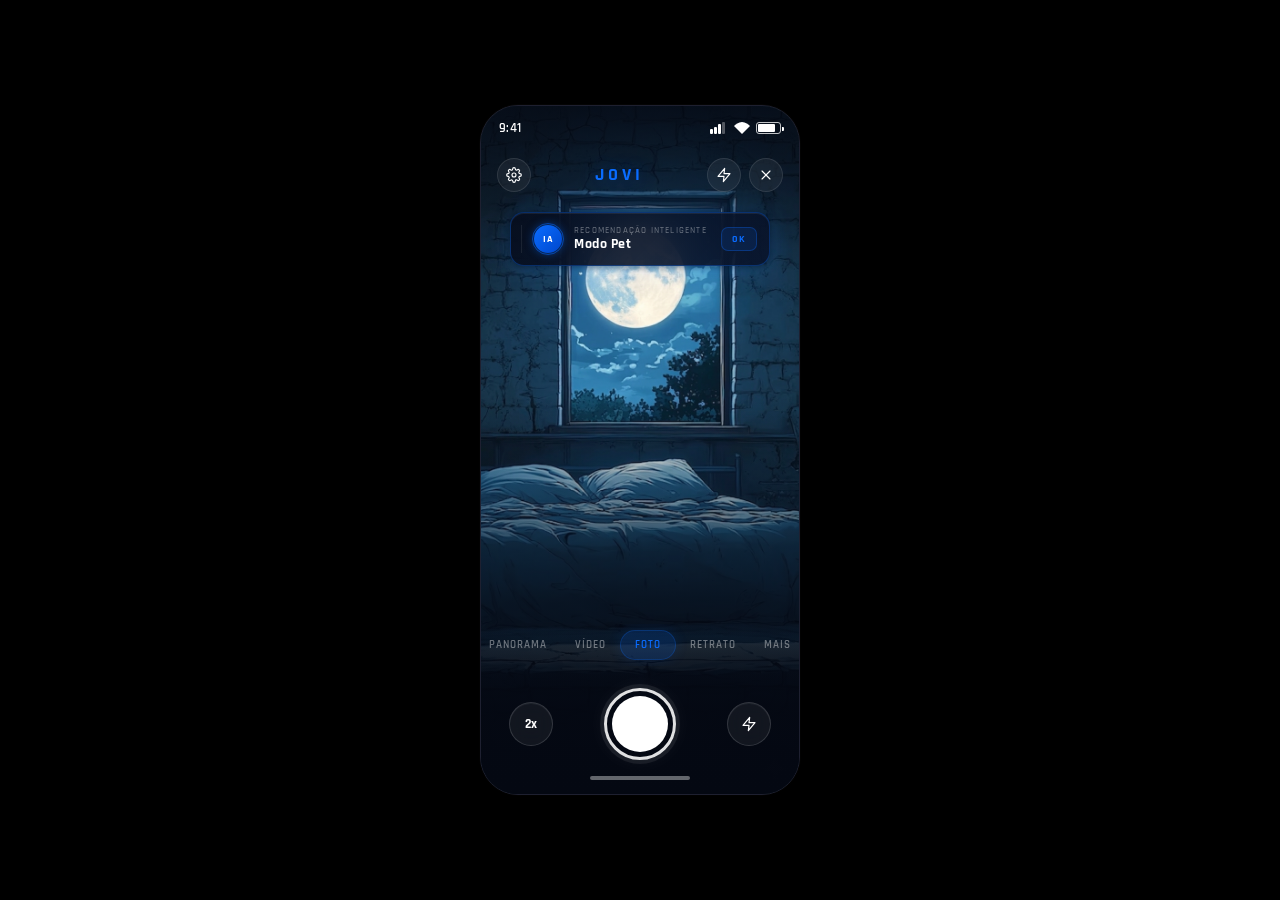
<file: pages/camera.html>
<!DOCTYPE html>
<html lang="pt-BR">
<head>
  <meta charset="UTF-8">
  <meta name="viewport" content="width=device-width, initial-scale=1.0">
  <link rel="preconnect" href="https://fonts.googleapis.com">
  <link href="https://fonts.googleapis.com/css2?family=Rajdhani:wght@500;600;700&display=swap" rel="stylesheet">
  <link rel="stylesheet" href="../css/style.css">
  <title>Tela de Câmera — JOVI</title>
</head>
<body>
  <div class="phone">
    <div class="camera-screen">
      <div class="fundoTela">

        <!-- ── Status Bar ── -->
        <div class="status-bar-cam">
          <div class="time">9:41</div>
          <div class="icons-group">
            <svg width="18" height="12" viewBox="0 0 18 12" class="icon-svg">
              <rect x="0" y="7" width="3" height="5" rx="1"/>
              <rect x="4" y="5" width="3" height="7" rx="1"/>
              <rect x="8" y="2" width="3" height="10" rx="1"/>
              <rect x="12" y="0" width="3" height="12" rx="1" opacity="0.3"/>
            </svg>
            <svg width="16" height="12" viewBox="0 0 16 12" class="icon-svg">
              <path d="M8 12L16 4C14.5 2.5 11.5 0 8 0C4.5 0 1.5 2.5 0 4L8 12Z"/>
            </svg>
            <div class="battery-container">
              <div class="battery-level"></div>
              <div class="battery-cap"></div>
            </div>
          </div>
        </div>

        <!-- ── Header ── -->
        <div class="header-camera">

          <a href="configuracao.html" class="cam-icon-btn" aria-label="Configurações">
            <svg viewBox="0 0 24 24">
              <circle cx="12" cy="12" r="3"/>
              <path d="M19.4 15a1.65 1.65 0 0 0 .33 1.82l.06.06a2 2 0 0 1-2.83 2.83l-.06-.06
                a1.65 1.65 0 0 0-1.82-.33 1.65 1.65 0 0 0-1 1.51V21a2 2 0 0 1-4 0v-.09
                A1.65 1.65 0 0 0 9 19.4a1.65 1.65 0 0 0-1.82.33l-.06.06a2 2 0 0 1-2.83-2.83
                l.06-.06A1.65 1.65 0 0 0 4.68 15a1.65 1.65 0 0 0-1.51-1H3a2 2 0 0 1 0-4h.09
                A1.65 1.65 0 0 0 4.6 9a1.65 1.65 0 0 0-.33-1.82l-.06-.06a2 2 0 0 1 2.83-2.83
                l.06.06A1.65 1.65 0 0 0 9 4.68a1.65 1.65 0 0 0 1-1.51V3a2 2 0 0 1 4 0v.09
                a1.65 1.65 0 0 0 1 1.51 1.65 1.65 0 0 0 1.82-.33l.06-.06a2 2 0 0 1 2.83 2.83
                l-.06.06A1.65 1.65 0 0 0 19.4 9a1.65 1.65 0 0 0 1.51 1H21a2 2 0 0 1 0 4h-.09
                a1.65 1.65 0 0 0-1.51 1z"/>
            </svg>
          </a>

          <h2 class="cam-title">JOVI</h2>

          <div class="cam-actions">
            <button class="cam-icon-btn" aria-label="Flash">
              <svg viewBox="0 0 24 24">
                <polygon points="13 2 3 14 12 14 11 22 21 10 12 10 13 2"/>
              </svg>
            </button>
            <button class="cam-icon-btn" aria-label="Fechar">
              <svg viewBox="0 0 24 24">
                <line x1="18" y1="6" x2="6" y2="18"/>
                <line x1="6" y1="6" x2="18" y2="18"/>
              </svg>
            </button>
          </div>

        </div>

        <!-- ── Smart-Pop IA — centralizado ── -->
        <div class="smart-pop-wrap">
          <div class="smart-pop">
            <div class="smart-pop-left">
              <span class="smart-pop-ia-badge">IA</span>
              <div class="smart-pop-pulse-ring"></div>
            </div>
            <div class="smart-pop-body">
              <span class="smart-pop-label">Recomendação inteligente</span>
              <span class="smart-pop-mode">Modo Pet</span>
            </div>
            <span class="smart-pop-ok">OK</span>
          </div>
        </div>

        <!-- ── Footer ── -->
        <div class="footer-camera">

          <div class="selector-modos">
            <span class="modo-item">PANORAMA</span>
            <span class="modo-item">VÍDEO</span>
            <span class="modo-item active">FOTO</span>
            <span class="modo-item">RETRATO</span>
            <a href="outrosModos.html" class="modo-item modo-link">MAIS</a>
          </div>

          <div class="shutter-container">
            <button class="cam-ctrl-btn" aria-label="Zoom 2x">
              <span class="cam-ctrl-label">2x</span>
            </button>
            <button class="btn-shutter" aria-label="Capturar foto">
              <span class="btn-shutter-inner"></span>
            </button>
            <button class="cam-ctrl-btn" aria-label="Flash">
              <svg viewBox="0 0 24 24">
                <polygon points="13 2 3 14 12 14 11 22 21 10 12 10 13 2"/>
              </svg>
            </button>
          </div>

          <div class="home-bar"></div>
        </div>

      </div>
    </div>
  </div>
</body>
</html>
</file>
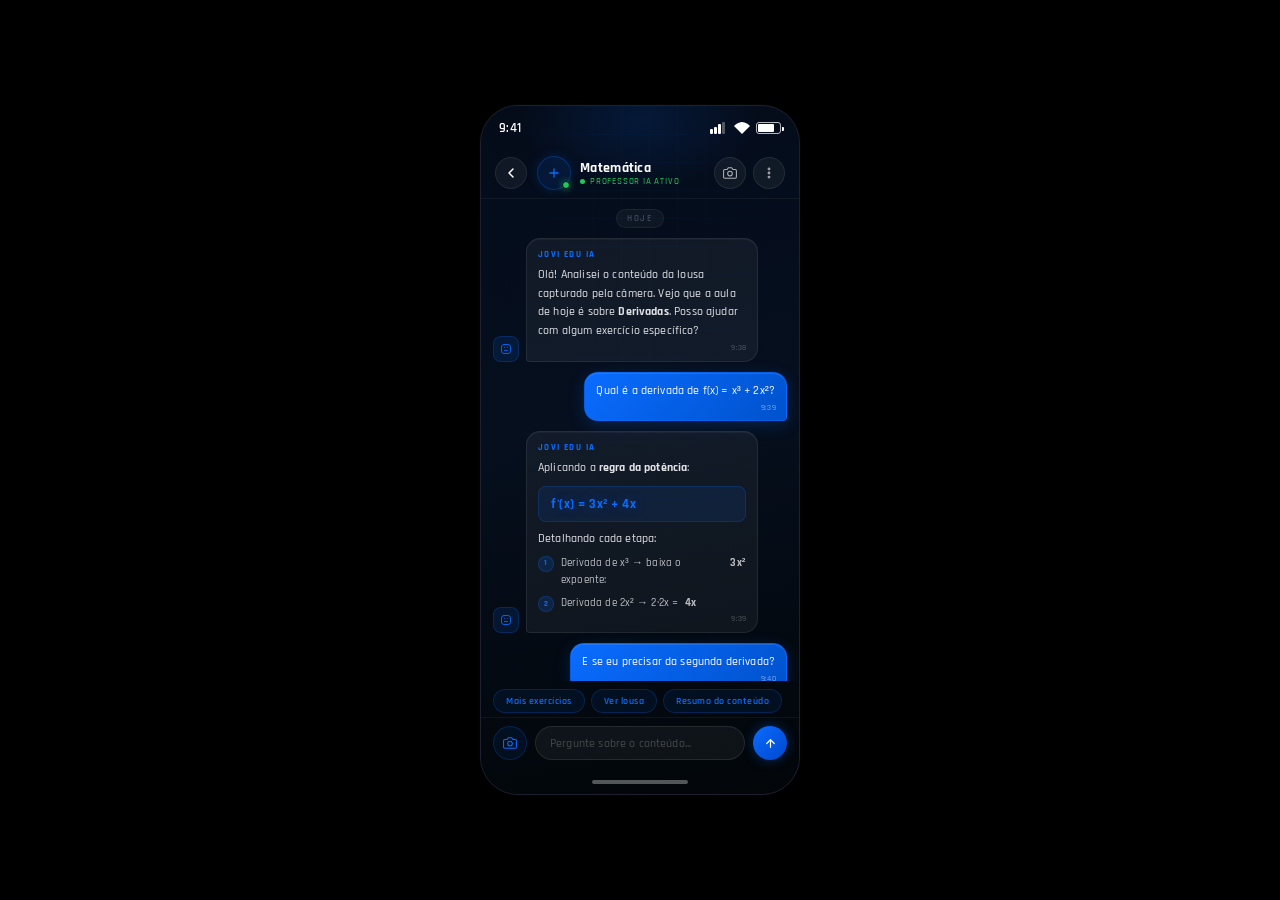
<file: pages/chat.html>
<!DOCTYPE html>
<html lang="pt-BR">
<head>
  <meta charset="UTF-8">
  <meta name="viewport" content="width=device-width, initial-scale=1.0">
  <link rel="preconnect" href="https://fonts.googleapis.com">
  <link href="https://fonts.googleapis.com/css2?family=Rajdhani:wght@500;600;700&family=DM+Sans:wght@300;400;500&display=swap" rel="stylesheet">
  <link rel="stylesheet" href="../css/style.css">
  <title>Chat — Matemática</title>
</head>
<body>
<div class="phone">
  <div class="chat-screen">

    <div class="cfg-bg-grid"></div>
    <div class="cfg-bg-halo"></div>

    <!-- Status bar -->
    <div class="cfg-status-bar">
      <span class="cfg-time">9:41</span>
      <div class="icons-group">
        <svg width="18" height="12" viewBox="0 0 18 12" class="cfg-icon-svg">
          <rect x="0" y="7" width="3" height="5" rx="1"/>
          <rect x="4" y="5" width="3" height="7" rx="1"/>
          <rect x="8" y="2" width="3" height="10" rx="1"/>
          <rect x="12" y="0" width="3" height="12" rx="1" opacity="0.3"/>
        </svg>
        <svg width="16" height="12" viewBox="0 0 16 12" class="cfg-icon-svg">
          <path d="M8 12L16 4C14.5 2.5 11.5 0 8 0C4.5 0 1.5 2.5 0 4L8 12Z"/>
        </svg>
        <div class="cfg-battery">
          <div class="cfg-battery-level"></div>
          <div class="cfg-battery-cap"></div>
        </div>
      </div>
    </div>

    <!-- Header do chat -->
    <div class="chat-header">

      <a href="materias.html" class="cfg-back-btn" aria-label="Voltar">
        <svg viewBox="0 0 24 24"><polyline points="15 18 9 12 15 6"/></svg>
      </a>

      <div class="chat-header-info">
        <div class="chat-header-avatar">
          <svg viewBox="0 0 24 24">
            <line x1="12" y1="5" x2="12" y2="19"/>
            <line x1="5" y1="12" x2="19" y2="12"/>
          </svg>
          <!-- Indicador online -->
          <span class="chat-online-dot"></span>
        </div>
        <div class="chat-header-text">
          <span class="chat-header-name">Matemática</span>
          <span class="chat-header-status">
            <span class="chat-status-pulse"></span>
            Professor IA ativo
          </span>
        </div>
      </div>

      <!-- Ações do header -->
      <div class="chat-header-actions">
        <!-- Captura da lousa -->
        <a href="joviEdu.html" class="chat-action-btn" aria-label="Abrir câmera EDU">
          <svg viewBox="0 0 24 24">
            <path d="M23 19a2 2 0 0 1-2 2H3a2 2 0 0 1-2-2V8a2 2 0 0 1 2-2h4l2-3h6l2 3h4a2 2 0 0 1 2 2z"/>
            <circle cx="12" cy="13" r="4"/>
          </svg>
        </a>
        <!-- Mais opções -->
        <button class="chat-action-btn" aria-label="Mais opções">
          <svg viewBox="0 0 24 24">
            <circle cx="12" cy="5" r="1.5" fill="currentColor"/>
            <circle cx="12" cy="12" r="1.5" fill="currentColor"/>
            <circle cx="12" cy="19" r="1.5" fill="currentColor"/>
          </svg>
        </button>
      </div>

    </div>

    <!-- Separador com data -->
    <div class="chat-date-sep">
      <span>Hoje</span>
    </div>

    <!-- Mensagens -->
    <div class="chat-messages">

      <!-- IA — abertura -->
      <div class="chat-bubble-wrap chat-bubble-ia">
        <div class="chat-ia-avatar">
          <svg viewBox="0 0 24 24">
            <rect x="3" y="3" width="18" height="18" rx="5"/>
            <path d="M9 9h.01M15 9h.01M9 15h6"/>
          </svg>
        </div>
        <div class="chat-bubble chat-bubble-left">
          <div class="chat-bubble-sender">JOVI EDU IA</div>
          Olá! Analisei o conteúdo da lousa capturado pela câmera. Vejo que a aula de hoje é sobre <strong>Derivadas</strong>. Posso ajudar com algum exercício específico?
          <div class="chat-bubble-time">9:38</div>
        </div>
      </div>

      <!-- Usuário -->
      <div class="chat-bubble-wrap chat-bubble-user">
        <div class="chat-bubble chat-bubble-right">
          Qual é a derivada de f(x) = x³ + 2x²?
          <div class="chat-bubble-time chat-bubble-time-right">9:39</div>
        </div>
      </div>

      <!-- IA — resposta com fórmula -->
      <div class="chat-bubble-wrap chat-bubble-ia">
        <div class="chat-ia-avatar">
          <svg viewBox="0 0 24 24">
            <rect x="3" y="3" width="18" height="18" rx="5"/>
            <path d="M9 9h.01M15 9h.01M9 15h6"/>
          </svg>
        </div>
        <div class="chat-bubble chat-bubble-left">
          <div class="chat-bubble-sender">JOVI EDU IA</div>
          Aplicando a <strong>regra da potência</strong>:
          <div class="chat-formula">f'(x) = 3x² + 4x</div>
          Detalhando cada etapa:<br>
          <span class="chat-step"><span class="chat-step-num">1</span>Derivada de x³ → baixa o expoente: <strong>3x²</strong></span>
          <span class="chat-step"><span class="chat-step-num">2</span>Derivada de 2x² → 2·2x = <strong>4x</strong></span>
          <div class="chat-bubble-time">9:39</div>
        </div>
      </div>

      <!-- Usuário -->
      <div class="chat-bubble-wrap chat-bubble-user">
        <div class="chat-bubble chat-bubble-right">
          E se eu precisar da segunda derivada?
          <div class="chat-bubble-time chat-bubble-time-right">9:40</div>
        </div>
      </div>

      <!-- IA — segunda derivada -->
      <div class="chat-bubble-wrap chat-bubble-ia">
        <div class="chat-ia-avatar">
          <svg viewBox="0 0 24 24">
            <rect x="3" y="3" width="18" height="18" rx="5"/>
            <path d="M9 9h.01M15 9h.01M9 15h6"/>
          </svg>
        </div>
        <div class="chat-bubble chat-bubble-left">
          <div class="chat-bubble-sender">JOVI EDU IA</div>
          Derivamos f'(x) mais uma vez:
          <div class="chat-formula">f''(x) = 6x + 4</div>
          A segunda derivada indica a <strong>concavidade</strong> da curva. Quando f''(x) &gt; 0 a parábola é côncava para cima, quando &lt; 0 é côncava para baixo.
          <div class="chat-bubble-time">9:40</div>
        </div>
      </div>

      <!-- IA — cartão de conteúdo relacionado -->
      <div class="chat-bubble-wrap chat-bubble-ia">
        <div class="chat-ia-avatar">
          <svg viewBox="0 0 24 24">
            <rect x="3" y="3" width="18" height="18" rx="5"/>
            <path d="M9 9h.01M15 9h.01M9 15h6"/>
          </svg>
        </div>
        <div class="chat-bubble chat-bubble-left">
          <div class="chat-bubble-sender">JOVI EDU IA</div>
          Conteúdo relacionado na lousa de hoje:
          <div class="chat-content-card">
            <div class="chat-card-icon">
              <svg viewBox="0 0 24 24">
                <path d="M23 19a2 2 0 0 1-2 2H3a2 2 0 0 1-2-2V8a2 2 0 0 1 2-2h4l2-3h6l2 3h4a2 2 0 0 1 2 2z"/>
                <circle cx="12" cy="13" r="4"/>
              </svg>
            </div>
            <div class="chat-card-body">
              <span class="chat-card-label">Captura da lousa</span>
              <span class="chat-card-desc">Exercícios 3, 4 e 5 — Regras de derivação</span>
            </div>
            <a href="joviEdu.html" class="chat-card-btn">Ver</a>
          </div>
          <div class="chat-bubble-time">9:41</div>
        </div>
      </div>

      <!-- Espaço para o input não cobrir -->
      <div style="height: 8px;"></div>

    </div><!-- /chat-messages -->

    <!-- Sugestões rápidas -->
    <div class="chat-suggestions">
      <button class="chat-suggestion">Mais exercícios</button>
      <button class="chat-suggestion">Ver lousa</button>
      <button class="chat-suggestion">Resumo do conteúdo</button>
    </div>

    <!-- Input -->
    <div class="chat-input-area">
      <!-- Anexar captura -->
      <a href="joviEdu.html" class="chat-attach-btn" aria-label="Enviar captura da câmera">
        <svg viewBox="0 0 24 24">
          <path d="M23 19a2 2 0 0 1-2 2H3a2 2 0 0 1-2-2V8a2 2 0 0 1 2-2h4l2-3h6l2 3h4a2 2 0 0 1 2 2z"/>
          <circle cx="12" cy="13" r="4"/>
        </svg>
      </a>

      <div class="chat-input-box">
        <input type="text" placeholder="Pergunte sobre o conteúdo..." readonly>
      </div>

      <!-- Enviar -->
      <button class="chat-send-btn" aria-label="Enviar">
        <svg viewBox="0 0 24 24">
          <line x1="12" y1="19" x2="12" y2="5"/>
          <polyline points="5 12 12 5 19 12"/>
        </svg>
      </button>
    </div>

    <div class="modes-home-bar" style="margin-bottom:10px;"></div>

  </div>
</div>
</body>
</html>
</file>
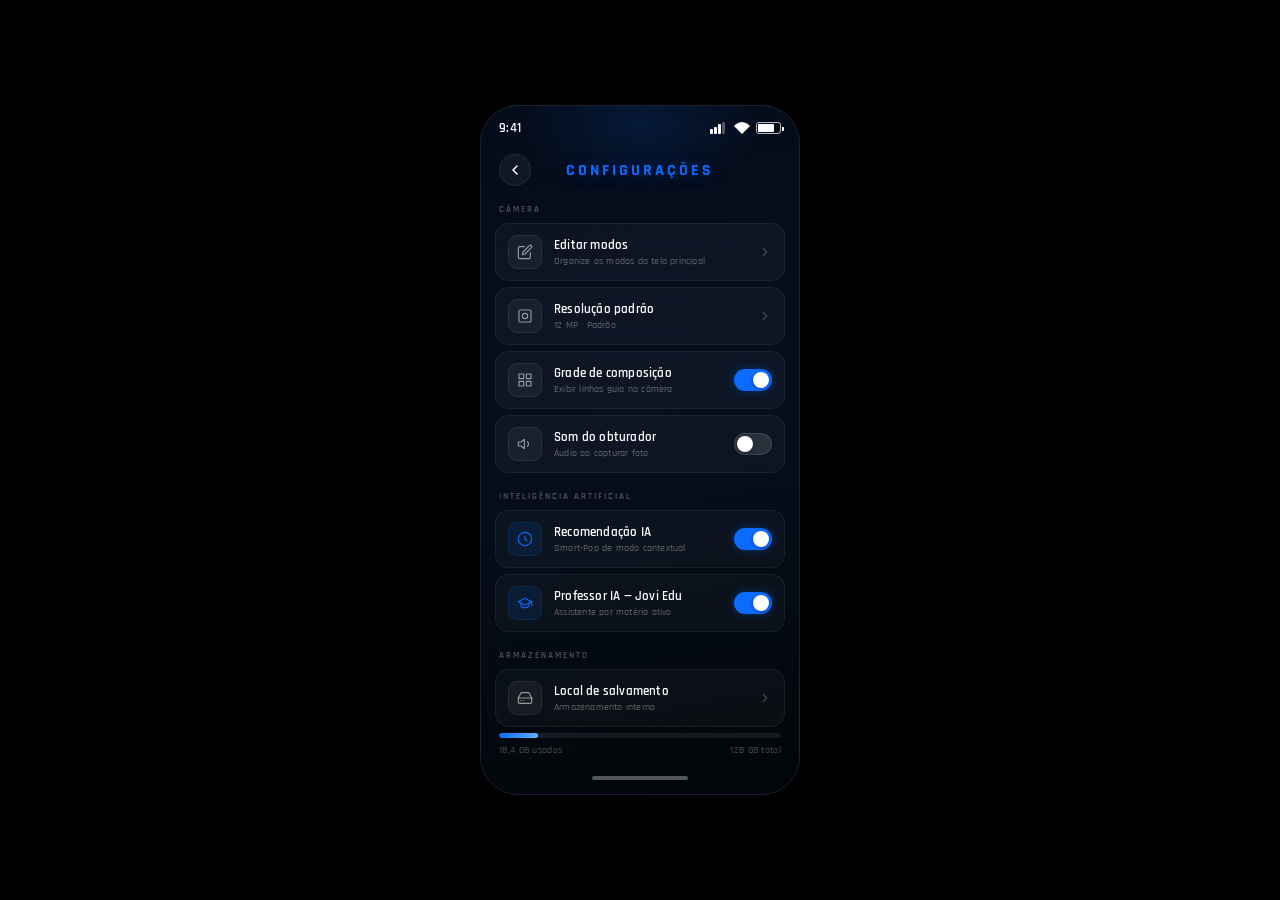
<file: pages/configuracao.html>
<!DOCTYPE html>
<html lang="pt-BR">
<head>
  <meta charset="UTF-8">
  <meta name="viewport" content="width=device-width, initial-scale=1.0">
  <link rel="preconnect" href="https://fonts.googleapis.com">
  <link href="https://fonts.googleapis.com/css2?family=Rajdhani:wght@500;600;700&display=swap" rel="stylesheet">
  <link rel="stylesheet" href="../css/style.css">
  <title>Configurações — JOVI</title>
</head>
<body>
<div class="phone">

  <!-- ══════════════════════════════
       TELA: CONFIGURAÇÕES
  ══════════════════════════════ -->
  <div class="cfg-screen">

    <!-- Fundo grade perspectiva (herdado do outrosModos) -->
    <div class="cfg-bg-grid"></div>
    <div class="cfg-bg-halo"></div>

    <!-- Status bar -->
    <div class="cfg-status-bar">
      <span class="cfg-time">9:41</span>
      <div class="icons-group">
        <svg width="18" height="12" viewBox="0 0 18 12" class="cfg-icon-svg">
          <rect x="0" y="7" width="3" height="5" rx="1"/>
          <rect x="4" y="5" width="3" height="7" rx="1"/>
          <rect x="8" y="2" width="3" height="10" rx="1"/>
          <rect x="12" y="0" width="3" height="12" rx="1" opacity="0.3"/>
        </svg>
        <svg width="16" height="12" viewBox="0 0 16 12" class="cfg-icon-svg">
          <path d="M8 12L16 4C14.5 2.5 11.5 0 8 0C4.5 0 1.5 2.5 0 4L8 12Z"/>
        </svg>
        <div class="cfg-battery">
          <div class="cfg-battery-level"></div>
          <div class="cfg-battery-cap"></div>
        </div>
      </div>
    </div>

    <!-- Header -->
    <div class="cfg-header">
      <a href="camera.html" class="cfg-back-btn" aria-label="Voltar">
        <svg viewBox="0 0 24 24"><polyline points="15 18 9 12 15 6"/></svg>
      </a>
      <span class="cfg-page-title">CONFIGURAÇÕES</span>
      <span class="cfg-header-ghost"></span>
    </div>

    <!-- Conteúdo scrollável -->
    <div class="cfg-body">

      <!-- ── Seção: Câmera ── -->
      <div class="cfg-section-label">CÂMERA</div>

      <!-- Opção: Editar modos -->
      <a href="editar.html" class="cfg-row cfg-row-link">
        <div class="cfg-row-icon">
          <svg viewBox="0 0 24 24"><path d="M11 4H4a2 2 0 0 0-2 2v14a2 2 0 0 0 2 2h14a2 2 0 0 0 2-2v-7"/><path d="M18.5 2.5a2.121 2.121 0 0 1 3 3L12 15l-4 1 1-4 9.5-9.5z"/></svg>
        </div>
        <div class="cfg-row-body">
          <span class="cfg-row-title">Editar modos</span>
          <span class="cfg-row-sub">Organize os modos da tela principal</span>
        </div>
        <svg class="cfg-row-arrow" viewBox="0 0 24 24"><polyline points="9 18 15 12 9 6"/></svg>
      </a>

      <!-- Opção: Resolução padrão -->
      <div class="cfg-row">
        <div class="cfg-row-icon">
          <svg viewBox="0 0 24 24"><rect x="3" y="3" width="18" height="18" rx="2"/><circle cx="12" cy="12" r="4"/></svg>
        </div>
        <div class="cfg-row-body">
          <span class="cfg-row-title">Resolução padrão</span>
          <span class="cfg-row-sub">12 MP · Padrão</span>
        </div>
        <svg class="cfg-row-arrow" viewBox="0 0 24 24"><polyline points="9 18 15 12 9 6"/></svg>
      </div>

      <!-- Opção: Grade -->
      <div class="cfg-row cfg-row-toggle">
        <div class="cfg-row-icon">
          <svg viewBox="0 0 24 24"><rect x="3" y="3" width="7" height="7"/><rect x="14" y="3" width="7" height="7"/><rect x="3" y="14" width="7" height="7"/><rect x="14" y="14" width="7" height="7"/></svg>
        </div>
        <div class="cfg-row-body">
          <span class="cfg-row-title">Grade de composição</span>
          <span class="cfg-row-sub">Exibir linhas guia na câmera</span>
        </div>
        <div class="cfg-toggle cfg-toggle-on">
          <div class="cfg-toggle-thumb"></div>
        </div>
      </div>

      <!-- Opção: Som do obturador -->
      <div class="cfg-row cfg-row-toggle">
        <div class="cfg-row-icon">
          <svg viewBox="0 0 24 24"><polygon points="11 5 6 9 2 9 2 15 6 15 11 19 11 5"/><path d="M15.54 8.46a5 5 0 0 1 0 7.07"/></svg>
        </div>
        <div class="cfg-row-body">
          <span class="cfg-row-title">Som do obturador</span>
          <span class="cfg-row-sub">Áudio ao capturar foto</span>
        </div>
        <div class="cfg-toggle">
          <div class="cfg-toggle-thumb"></div>
        </div>
      </div>

      <!-- ── Seção: IA ── -->
      <div class="cfg-section-label">INTELIGÊNCIA ARTIFICIAL</div>

      <!-- Opção: Smart-Pop -->
      <div class="cfg-row cfg-row-toggle">
        <div class="cfg-row-icon cfg-row-icon-blue">
          <svg viewBox="0 0 24 24"><circle cx="12" cy="12" r="10"/><path d="M12 8v4l3 3"/></svg>
        </div>
        <div class="cfg-row-body">
          <span class="cfg-row-title">Recomendação IA</span>
          <span class="cfg-row-sub">Smart-Pop de modo contextual</span>
        </div>
        <div class="cfg-toggle cfg-toggle-on">
          <div class="cfg-toggle-thumb"></div>
        </div>
      </div>

      <!-- Opção: Jovi Edu IA -->
      <div class="cfg-row cfg-row-toggle">
        <div class="cfg-row-icon cfg-row-icon-blue">
          <svg viewBox="0 0 24 24"><path d="M22 10v6M2 10l10-5 10 5-10 5z"/><path d="M6 12v5c3 3 9 3 12 0v-5"/></svg>
        </div>
        <div class="cfg-row-body">
          <span class="cfg-row-title">Professor IA — Jovi Edu</span>
          <span class="cfg-row-sub">Assistente por matéria ativo</span>
        </div>
        <div class="cfg-toggle cfg-toggle-on">
          <div class="cfg-toggle-thumb"></div>
        </div>
      </div>

      <!-- ── Seção: Armazenamento ── -->
      <div class="cfg-section-label">ARMAZENAMENTO</div>

      <div class="cfg-row">
        <div class="cfg-row-icon">
          <svg viewBox="0 0 24 24"><path d="M22 12H2"/><path d="M5.45 5.11L2 12v6a2 2 0 0 0 2 2h16a2 2 0 0 0 2-2v-6l-3.45-6.89A2 2 0 0 0 16.76 4H7.24a2 2 0 0 0-1.79 1.11z"/><line x1="6" y1="16" x2="6.01" y2="16"/><line x1="10" y1="16" x2="10.01" y2="16"/></svg>
        </div>
        <div class="cfg-row-body">
          <span class="cfg-row-title">Local de salvamento</span>
          <span class="cfg-row-sub">Armazenamento interno</span>
        </div>
        <svg class="cfg-row-arrow" viewBox="0 0 24 24"><polyline points="9 18 15 12 9 6"/></svg>
      </div>

      <!-- Barra de armazenamento -->
      <div class="cfg-storage-bar-wrap">
        <div class="cfg-storage-bar">
          <div class="cfg-storage-fill"></div>
        </div>
        <div class="cfg-storage-labels">
          <span>18,4 GB usados</span>
          <span>128 GB total</span>
        </div>
      </div>

      <!-- ── Seção: Sobre ── -->
      <div class="cfg-section-label">SOBRE</div>

      <div class="cfg-row">
        <div class="cfg-row-icon">
          <svg viewBox="0 0 24 24"><circle cx="12" cy="12" r="10"/><line x1="12" y1="8" x2="12" y2="12"/><line x1="12" y1="16" x2="12.01" y2="16"/></svg>
        </div>
        <div class="cfg-row-body">
          <span class="cfg-row-title">Versão do aplicativo</span>
          <span class="cfg-row-sub">JOVI Camera v1.0.0 · Build 2025</span>
        </div>
      </div>

    </div><!-- /cfg-body -->

    <div class="modes-home-bar" style="margin-bottom:14px;"></div>

  </div><!-- /cfg-screen -->

</div><!-- /phone -->
</body>
</html>
</file>
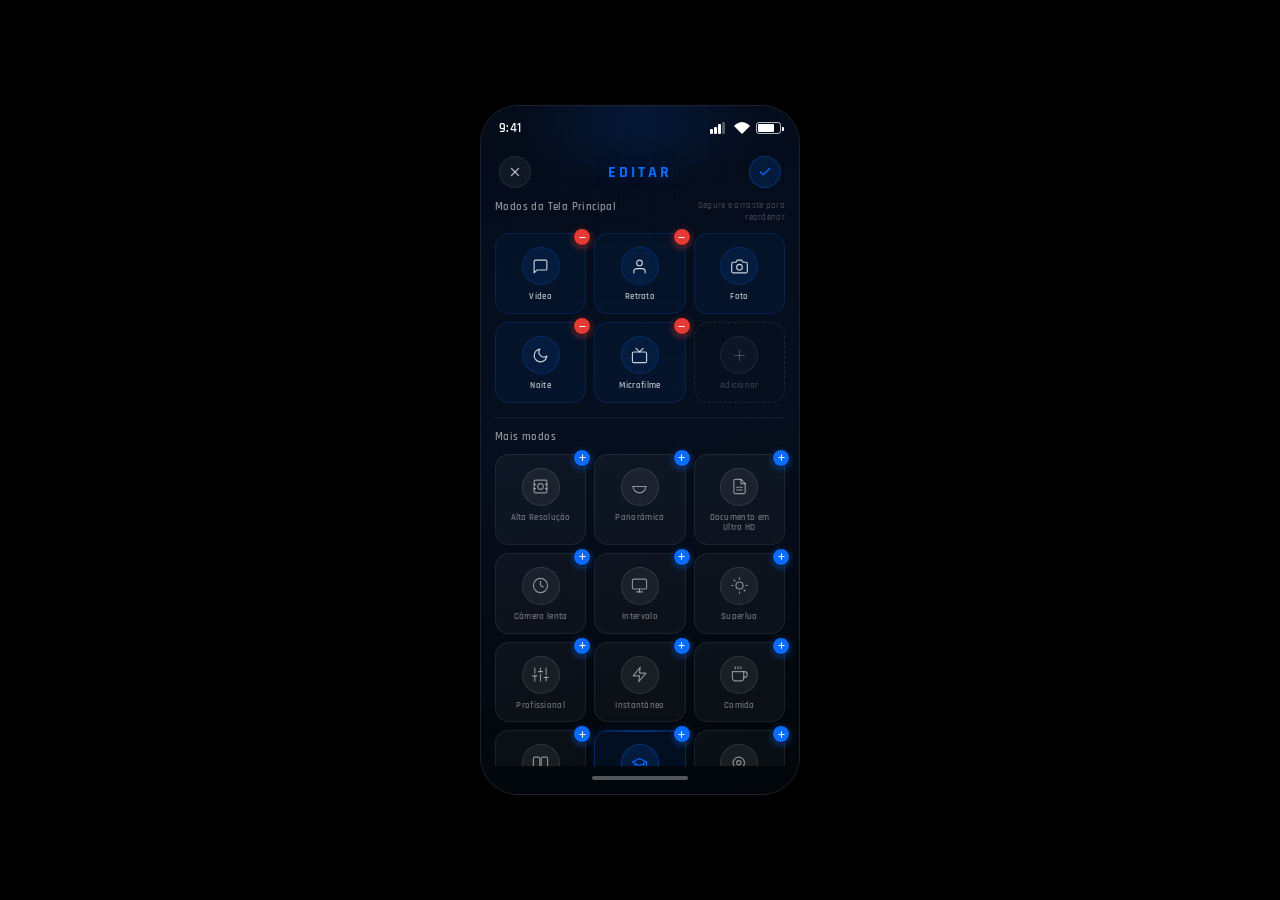
<file: pages/editar.html>
<!DOCTYPE html>
<html lang="pt-BR">
<head>
  <meta charset="UTF-8">
  <meta name="viewport" content="width=device-width, initial-scale=1.0">
  <link rel="preconnect" href="https://fonts.googleapis.com">
  <link href="https://fonts.googleapis.com/css2?family=Rajdhani:wght@500;600;700&display=swap" rel="stylesheet">
  <link rel="stylesheet" href="../css/style.css">
  <title>Editar Modos — JOVI</title>
</head>
<body>
<div class="phone">

  <!-- ══════════════════════════════
       TELA: EDITAR MODOS
  ══════════════════════════════ -->
  <div class="edit-screen">

    <div class="cfg-bg-grid"></div>
    <div class="cfg-bg-halo"></div>

    <!-- Status bar -->
    <div class="cfg-status-bar">
      <span class="cfg-time">9:41</span>
      <div class="icons-group">
        <svg width="18" height="12" viewBox="0 0 18 12" class="cfg-icon-svg">
          <rect x="0" y="7" width="3" height="5" rx="1"/>
          <rect x="4" y="5" width="3" height="7" rx="1"/>
          <rect x="8" y="2" width="3" height="10" rx="1"/>
          <rect x="12" y="0" width="3" height="12" rx="1" opacity="0.3"/>
        </svg>
        <svg width="16" height="12" viewBox="0 0 16 12" class="cfg-icon-svg">
          <path d="M8 12L16 4C14.5 2.5 11.5 0 8 0C4.5 0 1.5 2.5 0 4L8 12Z"/>
        </svg>
        <div class="cfg-battery">
          <div class="cfg-battery-level"></div>
          <div class="cfg-battery-cap"></div>
        </div>
      </div>
    </div>

    <!-- Header editar -->
    <div class="edit-header">
      <a href="configuracao.html" class="edit-action-btn" aria-label="Cancelar">
        <svg viewBox="0 0 24 24"><line x1="18" y1="6" x2="6" y2="18"/><line x1="6" y1="6" x2="18" y2="18"/></svg>
      </a>
      <span class="cfg-page-title">EDITAR</span>
      <a href="../pages/configuracao.html" class="edit-action-btn edit-action-confirm" aria-label="Confirmar">
        <svg viewBox="0 0 24 24"><polyline points="20 6 9 17 4 12"/></svg>
      </a>
    </div>

    <!-- Body scrollável -->
    <div class="edit-body">

      <!-- ── Modos da tela principal ── -->
      <div class="edit-section-head">
        <span class="edit-section-title">Modos da Tela Principal</span>
        <span class="edit-section-hint">Segure e arraste para reordenar</span>
      </div>

      <!-- Grid dos modos principais (com badge remover) -->
      <div class="edit-grid edit-grid-main">

        <div class="edit-card edit-card-active">
          <div class="edit-badge edit-badge-remove">
            <svg viewBox="0 0 24 24"><line x1="5" y1="12" x2="19" y2="12"/></svg>
          </div>
          <div class="edit-card-icon">
            <svg viewBox="0 0 24 24"><path d="M21 15a2 2 0 0 1-2 2H7l-4 4V5a2 2 0 0 1 2-2h14a2 2 0 0 1 2 2z"/></svg>
          </div>
          <span class="edit-card-label">Vídeo</span>
        </div>

        <div class="edit-card edit-card-active">
          <div class="edit-badge edit-badge-remove">
            <svg viewBox="0 0 24 24"><line x1="5" y1="12" x2="19" y2="12"/></svg>
          </div>
          <div class="edit-card-icon">
            <svg viewBox="0 0 24 24"><path d="M20 21v-2a4 4 0 0 0-4-4H8a4 4 0 0 0-4 4v2"/><circle cx="12" cy="7" r="4"/></svg>
          </div>
          <span class="edit-card-label">Retrato</span>
        </div>

        <div class="edit-card edit-card-active">
          <div class="edit-card-icon">
            <svg viewBox="0 0 24 24"><path d="M23 19a2 2 0 0 1-2 2H3a2 2 0 0 1-2-2V8a2 2 0 0 1 2-2h4l2-3h6l2 3h4a2 2 0 0 1 2 2z"/><circle cx="12" cy="13" r="4"/></svg>
          </div>
          <span class="edit-card-label">Foto</span>
        </div>

        <div class="edit-card edit-card-active">
          <div class="edit-badge edit-badge-remove">
            <svg viewBox="0 0 24 24"><line x1="5" y1="12" x2="19" y2="12"/></svg>
          </div>
          <div class="edit-card-icon">
            <svg viewBox="0 0 24 24"><path d="M21 12.79A9 9 0 1 1 11.21 3 7 7 0 0 0 21 12.79z"/></svg>
          </div>
          <span class="edit-card-label">Noite</span>
        </div>

        <div class="edit-card edit-card-active">
          <div class="edit-badge edit-badge-remove">
            <svg viewBox="0 0 24 24"><line x1="5" y1="12" x2="19" y2="12"/></svg>
          </div>
          <div class="edit-card-icon">
            <svg viewBox="0 0 24 24"><rect x="2" y="7" width="20" height="15" rx="2"/><polyline points="17 2 12 7 7 2"/></svg>
          </div>
          <span class="edit-card-label">Microfilme</span>
        </div>

        <!-- Slot vazio -->
        <div class="edit-card edit-card-empty">
          <div class="edit-card-icon edit-card-icon-ghost">
            <svg viewBox="0 0 24 24"><line x1="12" y1="5" x2="12" y2="19"/><line x1="5" y1="12" x2="19" y2="12"/></svg>
          </div>
          <span class="edit-card-label edit-card-label-ghost">Adicionar</span>
        </div>

      </div><!-- /edit-grid-main -->

      <!-- Separador -->
      <div class="edit-divider"></div>

      <!-- ── Mais modos (adicionar) ── -->
      <div class="edit-section-head">
        <span class="edit-section-title">Mais modos</span>
      </div>

      <div class="edit-grid edit-grid-more">

        <div class="edit-card">
          <div class="edit-badge edit-badge-add">
            <svg viewBox="0 0 24 24"><line x1="12" y1="5" x2="12" y2="19"/><line x1="5" y1="12" x2="19" y2="12"/></svg>
          </div>
          <div class="edit-card-icon">
            <svg viewBox="0 0 24 24"><rect x="3" y="3" width="18" height="18" rx="2"/><circle cx="12" cy="12" r="4"/><path d="M3 9h2M3 15h2M19 9h2M19 15h2"/></svg>
          </div>
          <span class="edit-card-label">Alta Resolução</span>
        </div>

        <div class="edit-card">
          <div class="edit-badge edit-badge-add">
            <svg viewBox="0 0 24 24"><line x1="12" y1="5" x2="12" y2="19"/><line x1="5" y1="12" x2="19" y2="12"/></svg>
          </div>
          <div class="edit-card-icon">
            <svg viewBox="0 0 24 24"><path d="M3 12a9 9 0 1 0 18 0"/><path d="M3 12h18"/></svg>
          </div>
          <span class="edit-card-label">Panorâmica</span>
        </div>

        <div class="edit-card">
          <div class="edit-badge edit-badge-add">
            <svg viewBox="0 0 24 24"><line x1="12" y1="5" x2="12" y2="19"/><line x1="5" y1="12" x2="19" y2="12"/></svg>
          </div>
          <div class="edit-card-icon">
            <svg viewBox="0 0 24 24"><path d="M14 2H6a2 2 0 0 0-2 2v16a2 2 0 0 0 2 2h12a2 2 0 0 0 2-2V8z"/><polyline points="14 2 14 8 20 8"/><line x1="16" y1="13" x2="8" y2="13"/><line x1="16" y1="17" x2="8" y2="17"/></svg>
          </div>
          <span class="edit-card-label">Documento em Ultra HD</span>
        </div>

        <div class="edit-card">
          <div class="edit-badge edit-badge-add">
            <svg viewBox="0 0 24 24"><line x1="12" y1="5" x2="12" y2="19"/><line x1="5" y1="12" x2="19" y2="12"/></svg>
          </div>
          <div class="edit-card-icon">
            <svg viewBox="0 0 24 24"><circle cx="12" cy="12" r="10"/><polyline points="12 6 12 12 16 14"/></svg>
          </div>
          <span class="edit-card-label">Câmera lenta</span>
        </div>

        <div class="edit-card">
          <div class="edit-badge edit-badge-add">
            <svg viewBox="0 0 24 24"><line x1="12" y1="5" x2="12" y2="19"/><line x1="5" y1="12" x2="19" y2="12"/></svg>
          </div>
          <div class="edit-card-icon">
            <svg viewBox="0 0 24 24"><rect x="2" y="3" width="20" height="14" rx="2"/><line x1="8" y1="21" x2="16" y2="21"/><line x1="12" y1="17" x2="12" y2="21"/></svg>
          </div>
          <span class="edit-card-label">Intervalo</span>
        </div>

        <div class="edit-card">
          <div class="edit-badge edit-badge-add">
            <svg viewBox="0 0 24 24"><line x1="12" y1="5" x2="12" y2="19"/><line x1="5" y1="12" x2="19" y2="12"/></svg>
          </div>
          <div class="edit-card-icon">
            <svg viewBox="0 0 24 24"><circle cx="12" cy="12" r="5"/><line x1="12" y1="1" x2="12" y2="3"/><line x1="12" y1="21" x2="12" y2="23"/><line x1="4.22" y1="4.22" x2="5.64" y2="5.64"/><line x1="18.36" y1="18.36" x2="19.78" y2="19.78"/><line x1="1" y1="12" x2="3" y2="12"/><line x1="21" y1="12" x2="23" y2="12"/></svg>
          </div>
          <span class="edit-card-label">Superlua</span>
        </div>

        <div class="edit-card">
          <div class="edit-badge edit-badge-add">
            <svg viewBox="0 0 24 24"><line x1="12" y1="5" x2="12" y2="19"/><line x1="5" y1="12" x2="19" y2="12"/></svg>
          </div>
          <div class="edit-card-icon">
            <svg viewBox="0 0 24 24"><line x1="4" y1="21" x2="4" y2="14"/><line x1="4" y1="10" x2="4" y2="3"/><line x1="12" y1="21" x2="12" y2="12"/><line x1="12" y1="8" x2="12" y2="3"/><line x1="20" y1="21" x2="20" y2="16"/><line x1="20" y1="12" x2="20" y2="3"/><line x1="1" y1="14" x2="7" y2="14"/><line x1="9" y1="8" x2="15" y2="8"/><line x1="17" y1="16" x2="23" y2="16"/></svg>
          </div>
          <span class="edit-card-label">Profissional</span>
        </div>

        <div class="edit-card">
          <div class="edit-badge edit-badge-add">
            <svg viewBox="0 0 24 24"><line x1="12" y1="5" x2="12" y2="19"/><line x1="5" y1="12" x2="19" y2="12"/></svg>
          </div>
          <div class="edit-card-icon">
            <svg viewBox="0 0 24 24"><polygon points="13 2 3 14 12 14 11 22 21 10 12 10 13 2"/></svg>
          </div>
          <span class="edit-card-label">Instantâneo</span>
        </div>

        <div class="edit-card">
          <div class="edit-badge edit-badge-add">
            <svg viewBox="0 0 24 24"><line x1="12" y1="5" x2="12" y2="19"/><line x1="5" y1="12" x2="19" y2="12"/></svg>
          </div>
          <div class="edit-card-icon">
            <svg viewBox="0 0 24 24"><path d="M18 8h1a4 4 0 0 1 0 8h-1"/><path d="M2 8h16v9a4 4 0 0 1-4 4H6a4 4 0 0 1-4-4V8z"/><line x1="6" y1="1" x2="6" y2="4"/><line x1="10" y1="1" x2="10" y2="4"/><line x1="14" y1="1" x2="14" y2="4"/></svg>
          </div>
          <span class="edit-card-label">Comida</span>
        </div>

        <div class="edit-card">
          <div class="edit-badge edit-badge-add">
            <svg viewBox="0 0 24 24"><line x1="12" y1="5" x2="12" y2="19"/><line x1="5" y1="12" x2="19" y2="12"/></svg>
          </div>
          <div class="edit-card-icon">
            <svg viewBox="0 0 24 24"><rect x="2" y="3" width="9" height="18" rx="2"/><rect x="13" y="3" width="9" height="18" rx="2"/></svg>
          </div>
          <span class="edit-card-label">Visualização dupla</span>
        </div>

        <div class="edit-card edit-card-highlight">
          <div class="edit-badge edit-badge-add">
            <svg viewBox="0 0 24 24"><line x1="12" y1="5" x2="12" y2="19"/><line x1="5" y1="12" x2="19" y2="12"/></svg>
          </div>
          <div class="edit-card-icon">
            <svg viewBox="0 0 24 24"><path d="M22 10v6M2 10l10-5 10 5-10 5z"/><path d="M6 12v5c3 3 9 3 12 0v-5"/></svg>
          </div>
          <span class="edit-card-label">Jovi Edu</span>
        </div>

        <div class="edit-card">
          <div class="edit-badge edit-badge-add">
            <svg viewBox="0 0 24 24"><line x1="12" y1="5" x2="12" y2="19"/><line x1="5" y1="12" x2="19" y2="12"/></svg>
          </div>
          <div class="edit-card-icon">
            <svg viewBox="0 0 24 24"><circle cx="11" cy="11" r="8"/><circle cx="11" cy="11" r="3"/><line x1="21" y1="21" x2="16.65" y2="16.65"/></svg>
          </div>
          <span class="edit-card-label">Modo Pet</span>
        </div>

      </div><!-- /edit-grid-more -->

    </div><!-- /edit-body -->

    <div class="modes-home-bar" style="margin-bottom:14px;"></div>

  </div><!-- /edit-screen -->

</div><!-- /phone -->
</body>
</html>
</file>
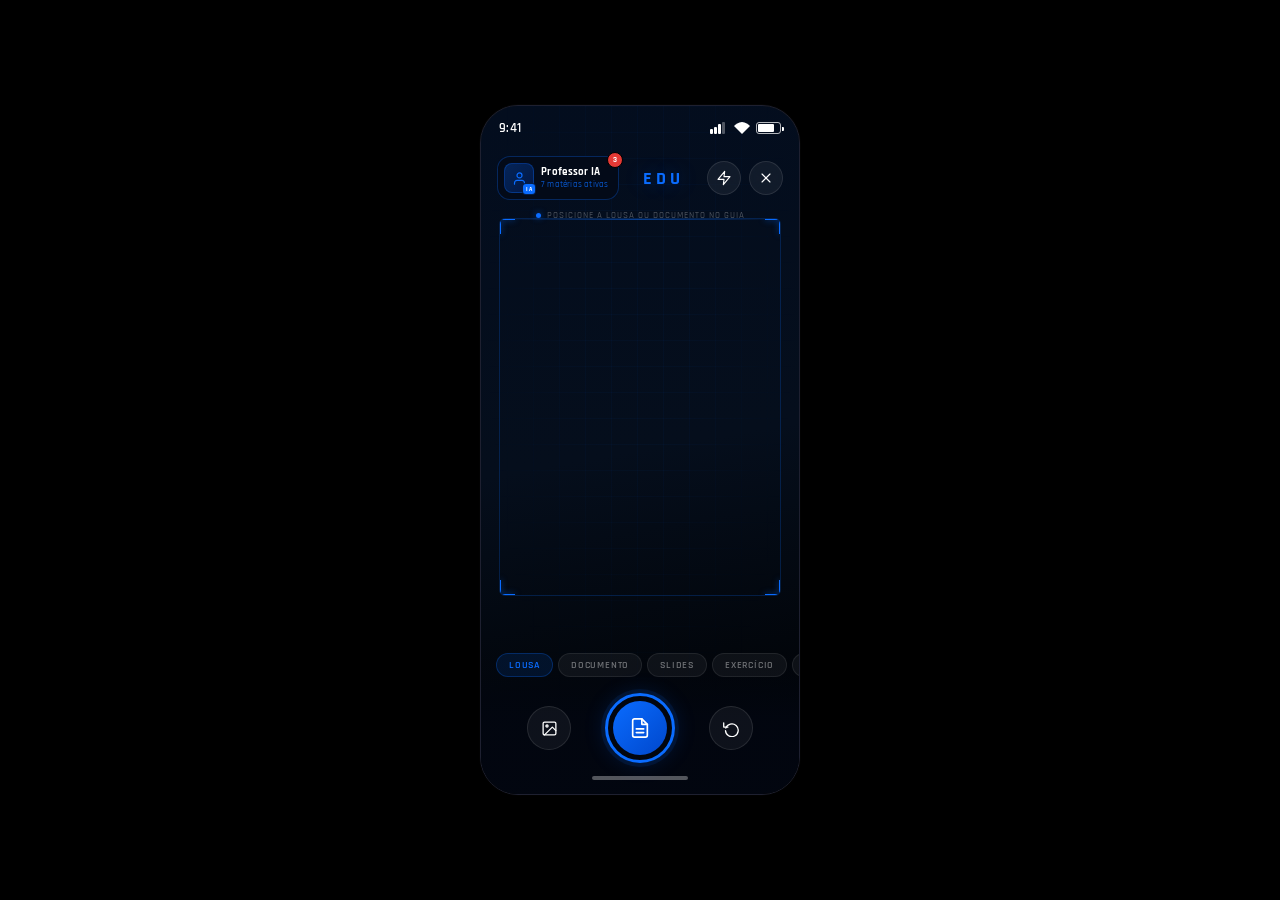
<file: pages/joviEdu.html>
<!DOCTYPE html>
<html lang="pt-BR">
<head>
  <meta charset="UTF-8">
  <meta name="viewport" content="width=device-width, initial-scale=1.0">
  <link rel="preconnect" href="https://fonts.googleapis.com">
  <link href="https://fonts.googleapis.com/css2?family=Rajdhani:wght@500;600;700&display=swap" rel="stylesheet">
  <link rel="stylesheet" href="../css/style.css">
  <title>Jovi Edu — Câmera</title>
</head>
<body>
<div class="phone">
  <div class="edu-screen">

    <!-- Fundo -->
    <div class="edu-screen-bg"></div>

    <!-- Grade perspectiva -->
    <div class="edu-screen-grid"></div>

    <!-- Viewfinder inteligente -->
    <div class="edu-finder">
      <div class="edu-fc edu-fc-tl"></div>
      <div class="edu-fc edu-fc-tr"></div>
      <div class="edu-fc edu-fc-bl"></div>
      <div class="edu-fc edu-fc-br"></div>
      <div class="edu-scan-line"></div>
    </div>

    <!-- Status bar -->
    <div class="cfg-status-bar">
      <span class="cfg-time">9:41</span>
      <div class="icons-group">
        <svg width="18" height="12" viewBox="0 0 18 12" class="cfg-icon-svg">
          <rect x="0" y="7" width="3" height="5" rx="1"/>
          <rect x="4" y="5" width="3" height="7" rx="1"/>
          <rect x="8" y="2" width="3" height="10" rx="1"/>
          <rect x="12" y="0" width="3" height="12" rx="1" opacity="0.3"/>
        </svg>
        <svg width="16" height="12" viewBox="0 0 16 12" class="cfg-icon-svg">
          <path d="M8 12L16 4C14.5 2.5 11.5 0 8 0C4.5 0 1.5 2.5 0 4L8 12Z"/>
        </svg>
        <div class="cfg-battery">
          <div class="cfg-battery-level"></div>
          <div class="cfg-battery-cap"></div>
        </div>
      </div>
    </div>

    <!-- Header EDU -->
    <div class="edu-top-bar">

      <!-- Botão Professor IA → vai para lista de matérias -->
      <a href="materias.html" class="edu-ia-btn" aria-label="Professor IA">
        <div class="edu-ia-avatar">
          <svg viewBox="0 0 24 24">
            <path d="M20 21v-2a4 4 0 0 0-4-4H8a4 4 0 0 0-4 4v2"/>
            <circle cx="12" cy="7" r="4"/>
          </svg>
          <span class="edu-ia-badge">IA</span>
        </div>
        <div class="edu-ia-info">
          <span class="edu-ia-name">Professor IA</span>
          <span class="edu-ia-sub">7 matérias ativas</span>
        </div>
        <!-- Notificação -->
        <span class="edu-ia-notif">3</span>
      </a>

      <!-- Título -->
      <h2 class="edu-screen-title">EDU</h2>

      <!-- Ações direita -->
      <div class="edu-top-actions">
        <button class="cam-icon-btn" aria-label="Flash">
          <svg viewBox="0 0 24 24">
            <polygon points="13 2 3 14 12 14 11 22 21 10 12 10 13 2"/>
          </svg>
        </button>
        <a href="camera.html" class="cam-icon-btn" aria-label="Fechar">
          <svg viewBox="0 0 24 24">
            <line x1="18" y1="6" x2="6" y2="18"/>
            <line x1="6" y1="6" x2="18" y2="18"/>
          </svg>
        </a>
      </div>

    </div>

    <!-- Hint de enquadramento -->
    <div class="edu-frame-hint">
      <span class="edu-hint-dot"></span>
      <span class="edu-hint-text">Posicione a lousa ou documento no guia</span>
    </div>

    <!-- Footer EDU -->
    <div class="edu-footer">

      <!-- Chips de modo -->
      <div class="edu-chips-row">
        <span class="edu-chip edu-chip-active">LOUSA</span>
        <span class="edu-chip">DOCUMENTO</span>
        <span class="edu-chip">SLIDES</span>
        <span class="edu-chip">EXERCÍCIO</span>
        <span class="edu-chip">PROVA</span>
      </div>

      <!-- Controles -->
      <div class="edu-ctrl-row">

        <!-- Galeria -->
        <button class="edu-side-btn" aria-label="Galeria">
          <svg viewBox="0 0 24 24">
            <rect x="3" y="3" width="18" height="18" rx="2"/>
            <circle cx="8.5" cy="8.5" r="1.5"/>
            <polyline points="21 15 16 10 5 21"/>
          </svg>
        </button>

        <!-- Shutter EDU -->
        <button class="edu-shutter" aria-label="Capturar">
          <span class="edu-shutter-inner">
            <svg viewBox="0 0 24 24">
              <path d="M14 2H6a2 2 0 0 0-2 2v16a2 2 0 0 0 2 2h12a2 2 0 0 0 2-2V8z"/>
              <polyline points="14 2 14 8 20 8"/>
              <line x1="16" y1="13" x2="8" y2="13"/>
              <line x1="16" y1="17" x2="8" y2="17"/>
            </svg>
          </span>
        </button>

        <!-- Virar câmera -->
        <button class="edu-side-btn" aria-label="Virar câmera">
          <svg viewBox="0 0 24 24">
            <polyline points="1 4 1 10 7 10"/>
            <path d="M3.51 15a9 9 0 1 0 .49-3.5"/>
          </svg>
        </button>

      </div>

      <div class="modes-home-bar" style="margin-top:13px;"></div>

    </div>

  </div>
</div>
</body>
</html>
</file>
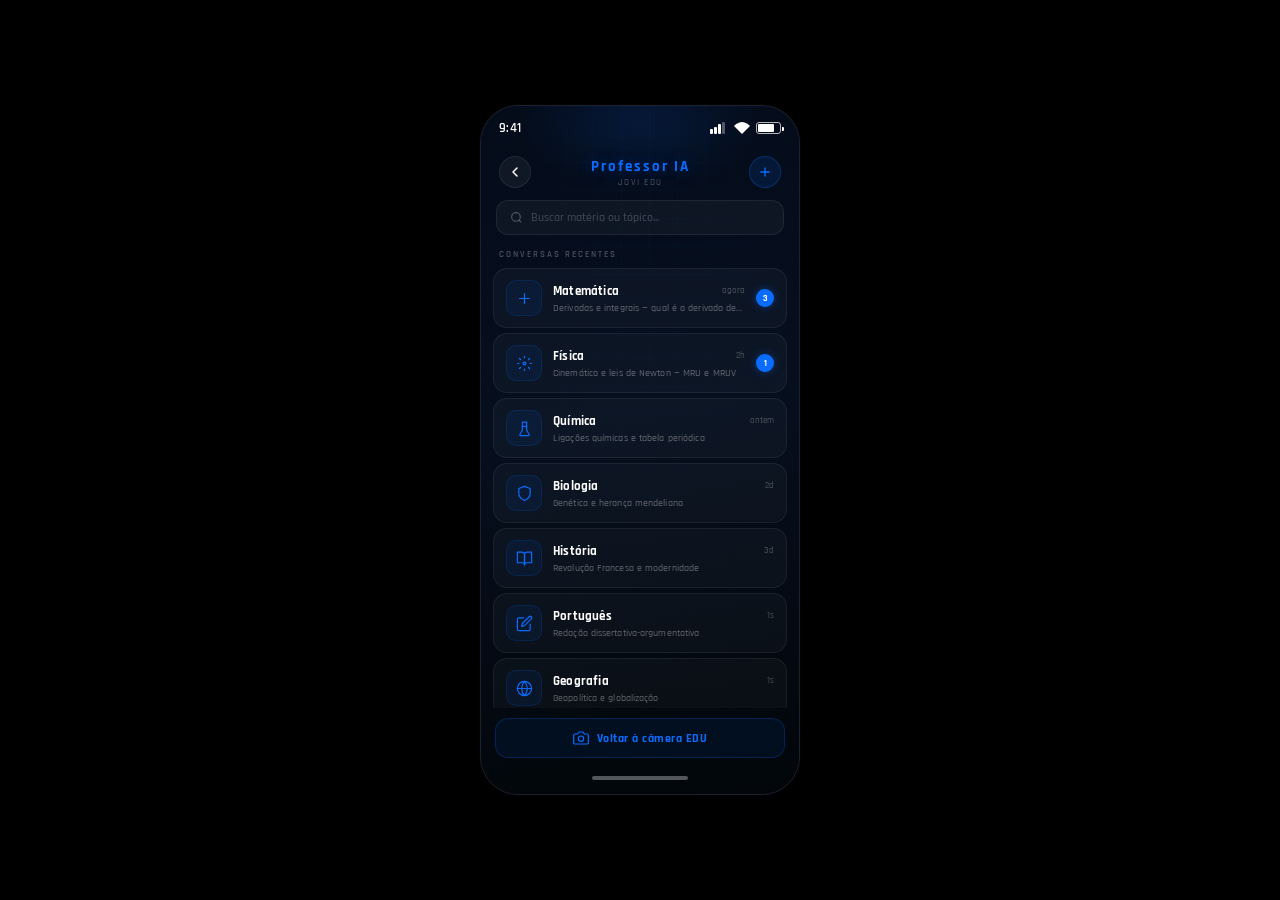
<file: pages/materias.html>
<!DOCTYPE html>
<html lang="pt-BR">
<head>
  <meta charset="UTF-8">
  <meta name="viewport" content="width=device-width, initial-scale=1.0">
  <link rel="preconnect" href="https://fonts.googleapis.com">
  <link href="https://fonts.googleapis.com/css2?family=Rajdhani:wght@500;600;700&display=swap" rel="stylesheet">
  <link rel="stylesheet" href="../css/style.css">
  <title>Professor IA — Matérias</title>
</head>
<body>
<div class="phone">
  <div class="mat-screen">

    <div class="cfg-bg-grid"></div>
    <div class="cfg-bg-halo"></div>

    <!-- Status bar -->
    <div class="cfg-status-bar">
      <span class="cfg-time">9:41</span>
      <div class="icons-group">
        <svg width="18" height="12" viewBox="0 0 18 12" class="cfg-icon-svg">
          <rect x="0" y="7" width="3" height="5" rx="1"/>
          <rect x="4" y="5" width="3" height="7" rx="1"/>
          <rect x="8" y="2" width="3" height="10" rx="1"/>
          <rect x="12" y="0" width="3" height="12" rx="1" opacity="0.3"/>
        </svg>
        <svg width="16" height="12" viewBox="0 0 16 12" class="cfg-icon-svg">
          <path d="M8 12L16 4C14.5 2.5 11.5 0 8 0C4.5 0 1.5 2.5 0 4L8 12Z"/>
        </svg>
        <div class="cfg-battery">
          <div class="cfg-battery-level"></div>
          <div class="cfg-battery-cap"></div>
        </div>
      </div>
    </div>

    <!-- Header -->
    <div class="mat-header">
      <a href="joviEdu.html" class="cfg-back-btn" aria-label="Voltar">
        <svg viewBox="0 0 24 24"><polyline points="15 18 9 12 15 6"/></svg>
      </a>
      <div class="mat-header-center">
        <span class="mat-header-title">Professor IA</span>
        <span class="mat-header-sub">JOVI EDU</span>
      </div>
      <!-- Botão nova conversa -->
      <button class="mat-new-btn" aria-label="Nova conversa">
        <svg viewBox="0 0 24 24">
          <line x1="12" y1="5" x2="12" y2="19"/>
          <line x1="5" y1="12" x2="19" y2="12"/>
        </svg>
      </button>
    </div>

    <!-- Campo de busca -->
    <div class="mat-search">
      <svg viewBox="0 0 24 24">
        <circle cx="11" cy="11" r="8"/>
        <line x1="21" y1="21" x2="16.65" y2="16.65"/>
      </svg>
      <input type="text" placeholder="Buscar matéria ou tópico..." readonly>
    </div>

    <!-- Rótulo -->
    <div class="mat-section-label">CONVERSAS RECENTES</div>

    <!-- Lista de matérias -->
    <div class="mat-list">

      <!-- Matemática — com badge não lido -->
      <a href="chat.html" class="mat-row">
        <div class="mat-row-icon">
          <svg viewBox="0 0 24 24">
            <line x1="12" y1="5" x2="12" y2="19"/>
            <line x1="5" y1="12" x2="19" y2="12"/>
          </svg>
        </div>
        <div class="mat-row-body">
          <div class="mat-row-top">
            <span class="mat-row-name">Matemática</span>
            <span class="mat-row-time">agora</span>
          </div>
          <span class="mat-row-preview">Derivadas e integrais — qual é a derivada de f(x) = x³?</span>
        </div>
        <span class="mat-badge">3</span>
      </a>

      <!-- Física -->
      <a href="chat.html" class="mat-row">
        <div class="mat-row-icon">
          <svg viewBox="0 0 24 24">
            <circle cx="12" cy="12" r="2"/>
            <path d="M12 2v2M12 20v2M4.93 4.93l1.41 1.41M17.66 17.66l1.41 1.41M2 12h2M20 12h2M4.93 19.07l1.41-1.41M17.66 6.34l1.41-1.41"/>
          </svg>
        </div>
        <div class="mat-row-body">
          <div class="mat-row-top">
            <span class="mat-row-name">Física</span>
            <span class="mat-row-time">2h</span>
          </div>
          <span class="mat-row-preview">Cinemática e leis de Newton — MRU e MRUV</span>
        </div>
        <span class="mat-badge">1</span>
      </a>

      <!-- Química -->
      <a href="chat.html" class="mat-row">
        <div class="mat-row-icon">
          <svg viewBox="0 0 24 24">
            <path d="M9 3h6v11l3.5 6.5a1 1 0 0 1-.9 1.5H6.4a1 1 0 0 1-.9-1.5L9 14V3z"/>
            <line x1="9" y1="9" x2="15" y2="9"/>
          </svg>
        </div>
        <div class="mat-row-body">
          <div class="mat-row-top">
            <span class="mat-row-name">Química</span>
            <span class="mat-row-time">ontem</span>
          </div>
          <span class="mat-row-preview">Ligações químicas e tabela periódica</span>
        </div>
      </a>

      <!-- Biologia -->
      <a href="chat.html" class="mat-row">
        <div class="mat-row-icon">
          <svg viewBox="0 0 24 24">
            <path d="M12 22s8-4 8-10V5l-8-3-8 3v7c0 6 8 10 8 10z"/>
          </svg>
        </div>
        <div class="mat-row-body">
          <div class="mat-row-top">
            <span class="mat-row-name">Biologia</span>
            <span class="mat-row-time">2d</span>
          </div>
          <span class="mat-row-preview">Genética e herança mendeliana</span>
        </div>
      </a>

      <!-- História -->
      <a href="chat.html" class="mat-row">
        <div class="mat-row-icon">
          <svg viewBox="0 0 24 24">
            <path d="M2 3h6a4 4 0 0 1 4 4v14a3 3 0 0 0-3-3H2z"/>
            <path d="M22 3h-6a4 4 0 0 0-4 4v14a3 3 0 0 1 3-3h7z"/>
          </svg>
        </div>
        <div class="mat-row-body">
          <div class="mat-row-top">
            <span class="mat-row-name">História</span>
            <span class="mat-row-time">3d</span>
          </div>
          <span class="mat-row-preview">Revolução Francesa e modernidade</span>
        </div>
      </a>

      <!-- Português -->
      <a href="chat.html" class="mat-row">
        <div class="mat-row-icon">
          <svg viewBox="0 0 24 24">
            <path d="M11 4H4a2 2 0 0 0-2 2v14a2 2 0 0 0 2 2h14a2 2 0 0 0 2-2v-7"/>
            <path d="M18.5 2.5a2.121 2.121 0 0 1 3 3L12 15l-4 1 1-4 9.5-9.5z"/>
          </svg>
        </div>
        <div class="mat-row-body">
          <div class="mat-row-top">
            <span class="mat-row-name">Português</span>
            <span class="mat-row-time">1s</span>
          </div>
          <span class="mat-row-preview">Redação dissertativa-argumentativa</span>
        </div>
      </a>

      <!-- Geografia -->
      <a href="chat.html" class="mat-row">
        <div class="mat-row-icon">
          <svg viewBox="0 0 24 24">
            <circle cx="12" cy="12" r="10"/>
            <line x1="2" y1="12" x2="22" y2="12"/>
            <path d="M12 2a15.3 15.3 0 0 1 4 10 15.3 15.3 0 0 1-4 10 15.3 15.3 0 0 1-4-10 15.3 15.3 0 0 1 4-10z"/>
          </svg>
        </div>
        <div class="mat-row-body">
          <div class="mat-row-top">
            <span class="mat-row-name">Geografia</span>
            <span class="mat-row-time">1s</span>
          </div>
          <span class="mat-row-preview">Geopolítica e globalização</span>
        </div>
      </a>

    </div><!-- /mat-list -->

    <!-- Rodapé: voltar para câmera -->
    <a href="joviEdu.html" class="mat-cam-btn">
      <svg viewBox="0 0 24 24">
        <path d="M23 19a2 2 0 0 1-2 2H3a2 2 0 0 1-2-2V8a2 2 0 0 1 2-2h4l2-3h6l2 3h4a2 2 0 0 1 2 2z"/>
        <circle cx="12" cy="13" r="4"/>
      </svg>
      Voltar à câmera EDU
    </a>

    <div class="modes-home-bar" style="margin-bottom:14px;"></div>

  </div>
</div>
</body>
</html>
</file>
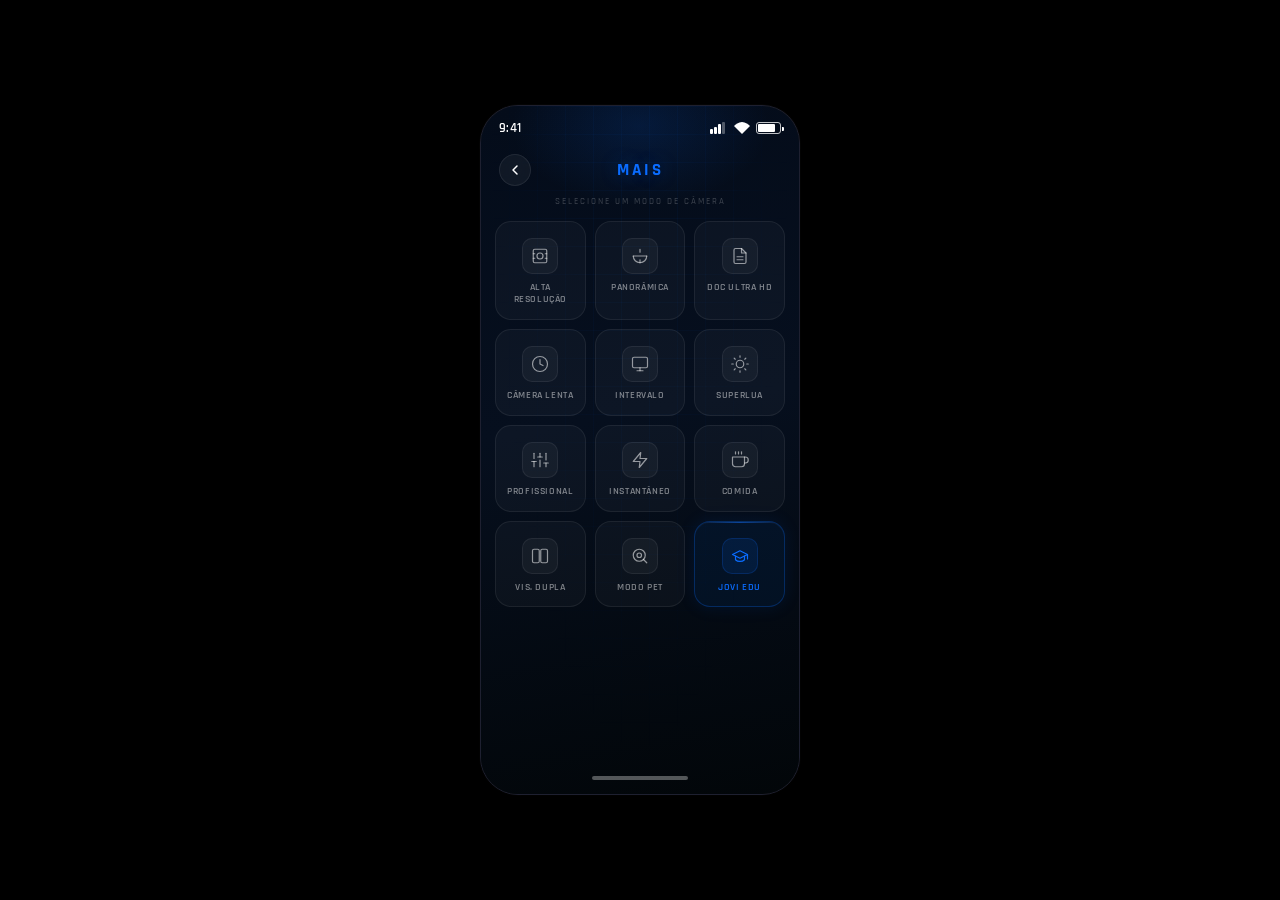
<file: pages/outrosModos.html>
<!DOCTYPE html>
<html lang="pt-BR">
<head>
  <meta charset="UTF-8" />
  <meta name="viewport" content="width=device-width, initial-scale=1.0" />
  <title>Mais Modos — JOVI</title>
  <link rel="stylesheet" href="../css/style.css" />
</head>
<body>
<div class="phone">
  <div class="camera-modes-screen">

    <!-- Status Bar -->
    <div class="modes-status-bar">
      <span class="time">9:41</span>
      <div class="icons-group">
        <svg width="18" height="12" viewBox="0 0 18 12" class="icon-svg">
          <rect x="0" y="7" width="3" height="5" rx="1" />
          <rect x="4" y="5" width="3" height="7" rx="1" />
          <rect x="8" y="2" width="3" height="10" rx="1" />
          <rect x="12" y="0" width="3" height="12" rx="1" opacity="0.3" />
        </svg>
        <svg width="16" height="12" viewBox="0 0 16 12" class="icon-svg">
          <path d="M8 12L16 4C14.5 2.5 11.5 0 8 0C4.5 0 1.5 2.5 0 4L8 12Z" />
        </svg>
        <div class="battery-container">
          <div class="battery-level"></div>
          <div class="battery-cap"></div>
        </div>
      </div>
    </div>

    <!-- Header -->
    <div class="modes-header">
      <a href="camera.html" class="modes-back-btn" aria-label="Voltar">
        <svg viewBox="0 0 24 24">
          <polyline points="15 18 9 12 15 6"/>
        </svg>
      </a>
      <span class="modes-page-title">MAIS</span>
      <span class="modes-header-ghost"></span>
    </div>

    <!-- Hint -->
    <p class="modes-hint">Selecione um modo de câmera</p>

    <!-- Grid de Modos -->
    <div class="modes-grid-wrap">
      <div class="modes-grid">

        <!-- Alta Resolução -->
        <div class="mode-card-jovi">
          <div class="mode-card-icon">
            <svg viewBox="0 0 24 24">
              <rect x="3" y="3" width="18" height="18" rx="2"/>
              <circle cx="12" cy="12" r="4"/>
              <path d="M3 9h2M3 15h2M19 9h2M19 15h2"/>
            </svg>
          </div>
          <span class="mode-card-label">Alta Resolução</span>
        </div>

        <!-- Panorâmica -->
        <div class="mode-card-jovi">
          <div class="mode-card-icon">
            <svg viewBox="0 0 24 24">
              <path d="M3 12a9 9 0 1 0 18 0"/>
              <path d="M3 12h18"/>
              <path d="M12 3v4M12 17v4"/>
            </svg>
          </div>
          <span class="mode-card-label">Panorâmica</span>
        </div>

        <!-- Documento Ultra HD -->
        <div class="mode-card-jovi">
          <div class="mode-card-icon">
            <svg viewBox="0 0 24 24">
              <path d="M14 2H6a2 2 0 0 0-2 2v16a2 2 0 0 0 2 2h12a2 2 0 0 0 2-2V8z"/>
              <polyline points="14 2 14 8 20 8"/>
              <line x1="16" y1="13" x2="8" y2="13"/>
              <line x1="16" y1="17" x2="8" y2="17"/>
            </svg>
          </div>
          <span class="mode-card-label">Doc Ultra HD</span>
        </div>

        <!-- Câmera Lenta -->
        <div class="mode-card-jovi">
          <div class="mode-card-icon">
            <svg viewBox="0 0 24 24">
              <circle cx="12" cy="12" r="10"/>
              <polyline points="12 6 12 12 16 14"/>
            </svg>
          </div>
          <span class="mode-card-label">Câmera Lenta</span>
        </div>

        <!-- Intervalo -->
        <div class="mode-card-jovi">
          <div class="mode-card-icon">
            <svg viewBox="0 0 24 24">
              <rect x="2" y="3" width="20" height="14" rx="2"/>
              <line x1="8" y1="21" x2="16" y2="21"/>
              <line x1="12" y1="17" x2="12" y2="21"/>
            </svg>
          </div>
          <span class="mode-card-label">Intervalo</span>
        </div>

        <!-- Superlua -->
        <div class="mode-card-jovi">
          <div class="mode-card-icon">
            <svg viewBox="0 0 24 24">
              <circle cx="12" cy="12" r="5"/>
              <line x1="12" y1="1" x2="12" y2="3"/>
              <line x1="12" y1="21" x2="12" y2="23"/>
              <line x1="4.22" y1="4.22" x2="5.64" y2="5.64"/>
              <line x1="18.36" y1="18.36" x2="19.78" y2="19.78"/>
              <line x1="1" y1="12" x2="3" y2="12"/>
              <line x1="21" y1="12" x2="23" y2="12"/>
              <line x1="4.22" y1="19.78" x2="5.64" y2="18.36"/>
              <line x1="18.36" y1="5.64" x2="19.78" y2="4.22"/>
            </svg>
          </div>
          <span class="mode-card-label">Superlua</span>
        </div>

        <!-- Profissional -->
        <div class="mode-card-jovi">
          <div class="mode-card-icon">
            <svg viewBox="0 0 24 24">
              <line x1="4" y1="21" x2="4" y2="14"/>
              <line x1="4" y1="10" x2="4" y2="3"/>
              <line x1="12" y1="21" x2="12" y2="12"/>
              <line x1="12" y1="8" x2="12" y2="3"/>
              <line x1="20" y1="21" x2="20" y2="16"/>
              <line x1="20" y1="12" x2="20" y2="3"/>
              <line x1="1" y1="14" x2="7" y2="14"/>
              <line x1="9" y1="8" x2="15" y2="8"/>
              <line x1="17" y1="16" x2="23" y2="16"/>
            </svg>
          </div>
          <span class="mode-card-label">Profissional</span>
        </div>

        <!-- Instantâneo -->
        <div class="mode-card-jovi">
          <div class="mode-card-icon">
            <svg viewBox="0 0 24 24">
              <polygon points="13 2 3 14 12 14 11 22 21 10 12 10 13 2"/>
            </svg>
          </div>
          <span class="mode-card-label">Instantâneo</span>
        </div>

        <!-- Comida -->
        <div class="mode-card-jovi">
          <div class="mode-card-icon">
            <svg viewBox="0 0 24 24">
              <path d="M18 8h1a4 4 0 0 1 0 8h-1"/>
              <path d="M2 8h16v9a4 4 0 0 1-4 4H6a4 4 0 0 1-4-4V8z"/>
              <line x1="6" y1="1" x2="6" y2="4"/>
              <line x1="10" y1="1" x2="10" y2="4"/>
              <line x1="14" y1="1" x2="14" y2="4"/>
            </svg>
          </div>
          <span class="mode-card-label">Comida</span>
        </div>

        <!-- Visualização Dupla -->
        <div class="mode-card-jovi">
          <div class="mode-card-icon">
            <svg viewBox="0 0 24 24">
              <rect x="2" y="3" width="9" height="18" rx="2"/>
              <rect x="13" y="3" width="9" height="18" rx="2"/>
            </svg>
          </div>
          <span class="mode-card-label">Vis. Dupla</span>
        </div>

        <!-- Modo Pet -->
        <div class="mode-card-jovi">
          <div class="mode-card-icon">
            <svg viewBox="0 0 24 24">
              <circle cx="11" cy="11" r="8"/>
              <circle cx="11" cy="11" r="3"/>
              <line x1="21" y1="21" x2="16.65" y2="16.65"/>
            </svg>
          </div>
          <span class="mode-card-label">Modo Pet</span>
        </div>

        <!-- Jovi Edu — destaque -->
        <a href="../pages/joviEdu.html" class="mode-card-jovi highlight" style="text-decoration:none;">
          <div class="mode-card-icon">
            <svg viewBox="0 0 24 24">
              <path d="M22 10v6M2 10l10-5 10 5-10 5z"/>
              <path d="M6 12v5c3 3 9 3 12 0v-5"/>
            </svg>
          </div>
          <span class="mode-card-label">Jovi Edu</span>
        </a>

      </div><!-- /modes-grid -->
    </div><!-- /modes-grid-wrap -->

    <!-- Home bar -->
    <div class="modes-home-bar"></div>

  </div><!-- /camera-modes-screen -->
</div><!-- /phone -->
</body>
</html>
</file>
<file: css/style.css>
@import url('https://fonts.googleapis.com/css2?family=Rajdhani:wght@500;600;700&display=swap');

/* ─── VARIÁVEIS GLOBAIS ─── */
:root {
    --jovi-blue:      #0A6CFF;
    --jovi-blue-dim:  rgba(10, 108, 255, 0.16);
    --jovi-blue-glow: rgba(10, 108, 255, 0.35);
    --border-white:   rgba(255, 255, 255, 0.10);
    --text-muted:     rgba(255, 255, 255, 0.40);
    --font-display:   'Rajdhani', -apple-system, sans-serif;
}

/* ─── RESET ─── */
*, *::before, *::after {
    margin: 0;
    padding: 0;
    box-sizing: border-box;
}

body {
    background: #000;
    display: flex;
    justify-content: center;
    align-items: center;
    height: 100vh;
    font-family: var(--font-display);
}

/* ─── PHONE FRAME ─── */
.phone {
    width: 320px;
    height: 690px;
    border-radius: 38px;
    overflow: hidden;
    background: #111;
    position: relative;
    border: 1.5px solid #1e2030;
    box-shadow:
        0 40px 80px rgba(0, 0, 0, 0.85),
        0 0 0 1px rgba(255, 255, 255, 0.02),
        inset 0 1px 0 rgba(255, 255, 255, 0.04);
}

/* ─── CAMERA SCREEN ─── */
.camera-screen {
    width: 100%;
    height: 100%;
    position: relative;
}

/* ════════════════════════════════════
   INDEX — Splash
════════════════════════════════════ */
.status-bar {
    width: 100%;
    height: 44px;
    background-color: white;
    display: flex;
    justify-content: space-between;
    align-items: center;
    padding: 0 20px;
    border-radius: 40px 40px 0 0;
}

.time {
    color: var(--jovi-blue);
    font-weight: 600;
    font-size: 15px;
    letter-spacing: -0.3px;
}

.icons-group {
    display: flex;
    align-items: center;
    gap: 6px;
}

.icon-svg {
    fill: var(--jovi-blue);
}

.battery-container {
    width: 25px;
    height: 12px;
    border: 1px solid var(--jovi-blue);
    border-radius: 3px;
    position: relative;
    padding: 1px;
}

.battery-level {
    width: 80%;
    height: 100%;
    background-color: var(--jovi-blue);
    border-radius: 1px;
}

.battery-cap {
    width: 2px;
    height: 4px;
    background-color: var(--jovi-blue);
    position: absolute;
    right: -4px;
    top: 4px;
    border-radius: 0 1px 1px 0;
}

.animacao {
    display: flex;
    justify-self: center;
    width: 100%;
    margin: auto;
}

/* ════════════════════════════════════
   CÂMERA — Fundo e overlay
════════════════════════════════════ */
.fundoTela {
    background: url('../imgs/TelaFundo.png') no-repeat center center;
    background-size: cover;
    width: 100%;
    height: 100%;
    position: relative;
    overflow: hidden;
    display: flex;
    flex-direction: column;
}

/* Overlay cinematográfico em duas camadas */
.fundoTela::before {
    content: "";
    position: absolute;
    inset: 0;
    background:
        linear-gradient(to bottom,  rgba(4, 8, 18, 0.78) 0%,  transparent 24%),
        linear-gradient(to top,     rgba(4, 8, 18, 0.97) 0%,  rgba(4, 8, 18, 0.75) 28%, transparent 58%);
    z-index: 1;
    pointer-events: none;
}

/* ════════════════════════════════════
   STATUS BAR (câmera)
════════════════════════════════════ */
.status-bar-cam {
    width: 100%;
    height: 44px;
    padding: 0 18px;
    display: flex;
    justify-content: space-between;
    align-items: center;
    position: relative;
    z-index: 10;
}

/* Força branco em todos ícones da câmera */
.fundoTela .time             { color: #fff !important; font-family: var(--font-display); font-size: 13px; font-weight: 600; letter-spacing: 0.4px; }
.fundoTela .icon-svg         { fill: #fff !important; }
.fundoTela .battery-container{ border-color: rgba(255,255,255,0.75) !important; }
.fundoTela .battery-level,
.fundoTela .battery-cap      { background-color: #fff !important; }

/* ════════════════════════════════════
   HEADER DA CÂMERA
════════════════════════════════════ */
.header-camera {
    position: absolute;
    top: 44px;
    left: 0;
    width: 100%;
    padding: 8px 16px 0;
    display: flex;
    justify-content: space-between;
    align-items: center;
    z-index: 12;
    animation: fadeUp 0.55s ease both;
}

/* Botão de ícone genérico (configurações, flash, fechar) */
.cam-icon-btn {
    width: 34px;
    height: 34px;
    border-radius: 50%;
    border: 1px solid var(--border-white);
    background: rgba(255, 255, 255, 0.06);
    backdrop-filter: blur(12px);
    display: flex;
    align-items: center;
    justify-content: center;
    cursor: pointer;
    transition: background 0.2s;
    flex-shrink: 0;
}

.cam-icon-btn:hover {
    background: rgba(255, 255, 255, 0.12);
}

.cam-icon-btn svg {
    width: 16px;
    height: 16px;
    fill: none;
    stroke: #fff;
    stroke-width: 1.7;
    stroke-linecap: round;
    stroke-linejoin: round;
}

/* Grupo central: apenas título */
.cam-title {
    font-family: var(--font-display);
    font-size: 18px;
    font-weight: 700;
    letter-spacing: 4px;
    color: var(--jovi-blue);
    text-shadow: 0 0 18px var(--jovi-blue-glow);
    line-height: 1;
}

/* ════════════════════════════════════
   SMART-POP — flutuante e centralizado
════════════════════════════════════ */
.smart-pop-wrap {
    position: absolute;
    top: 106px;
    left: 0;
    right: 0;
    z-index: 14;
    display: flex;
    justify-content: center;
    padding: 0 20px;
    animation: smartPopIn 0.5s cubic-bezier(0.34, 1.56, 0.64, 1) 0.3s both;
}

@keyframes smartPopIn {
    from { opacity: 0; transform: translateY(-8px) scale(0.96); }
    to   { opacity: 1; transform: translateY(0)    scale(1); }
}

.smart-pop {
    display: flex;
    align-items: center;
    gap: 10px;
    width: 100%;
    max-width: 260px;

    /* Vidro escuro com brilho azul */
    background: linear-gradient(
        135deg,
        rgba(6, 12, 28, 0.88) 0%,
        rgba(8, 18, 42, 0.84) 100%
    );
    border: 1px solid rgba(10, 108, 255, 0.32);
    border-radius: 14px;
    padding: 10px 12px 10px 10px;
    backdrop-filter: blur(20px);
    -webkit-backdrop-filter: blur(20px);

    /* Brilho interno superior */
    box-shadow:
        inset 0 1px 0 rgba(255, 255, 255, 0.07),
        0 4px 24px rgba(10, 108, 255, 0.15),
        0 1px 6px rgba(0, 0, 0, 0.40);
}

/* ── Lado esquerdo: badge IA + anel pulsante ── */
.smart-pop-left {
    position: relative;
    flex-shrink: 0;
    width: 32px;
    height: 32px;
    display: flex;
    align-items: center;
    justify-content: center;
}

/* Anel externo pulsante */
.smart-pop-pulse-ring {
    position: absolute;
    inset: 0;
    border-radius: 50%;
    border: 1.5px solid rgba(10, 108, 255, 0.5);
    animation: ringExpand 2s ease-out infinite;
}

@keyframes ringExpand {
    0%   { transform: scale(0.85); opacity: 0.7; }
    70%  { transform: scale(1.25); opacity: 0; }
    100% { transform: scale(1.25); opacity: 0; }
}

/* Badge IA */
.smart-pop-ia-badge {
    position: relative;
    z-index: 1;
    width: 28px;
    height: 28px;
    border-radius: 50%;
    background: linear-gradient(135deg, #0A6CFF 0%, #0047cc 100%);
    box-shadow: 0 0 10px rgba(10, 108, 255, 0.55);
    display: flex;
    align-items: center;
    justify-content: center;
    font-family: var(--font-display);
    font-size: 10px;
    font-weight: 700;
    color: #fff;
    letter-spacing: 0.5px;
}

/* ── Corpo central: label + modo ── */
.smart-pop-body {
    flex: 1;
    display: flex;
    flex-direction: column;
    gap: 2px;
    min-width: 0;
}

.smart-pop-label {
    font-family: var(--font-display);
    font-size: 9px;
    font-weight: 500;
    letter-spacing: 1.2px;
    text-transform: uppercase;
    color: rgba(255, 255, 255, 0.38);
    line-height: 1;
}

.smart-pop-mode {
    font-family: var(--font-display);
    font-size: 14px;
    font-weight: 700;
    letter-spacing: 0.5px;
    color: #fff;
    line-height: 1.1;
}

/* ── Botão OK ── */
.smart-pop-ok {
    flex-shrink: 0;
    font-family: var(--font-display);
    font-size: 10px;
    font-weight: 700;
    letter-spacing: 1px;
    text-transform: uppercase;
    color: var(--jovi-blue);
    padding: 5px 10px;
    border-radius: 7px;
    border: 1px solid rgba(10, 108, 255, 0.30);
    background: rgba(10, 108, 255, 0.12);
    cursor: pointer;
    transition: background 0.2s, border-color 0.2s;
    white-space: nowrap;
}

.smart-pop-ok:hover {
    background: rgba(10, 108, 255, 0.24);
    border-color: rgba(10, 108, 255, 0.50);
}

/* Separador vertical entre body e ok */
.smart-pop::before {
    content: '';
    width: 1px;
    height: 28px;
    background: rgba(255, 255, 255, 0.08);
    flex-shrink: 0;
}


/* Ações da direita (flash + fechar) */
.cam-actions {
    display: flex;
    gap: 8px;
    flex-shrink: 0;
}

/* ════════════════════════════════════
   FOOTER DA CÂMERA
════════════════════════════════════ */
.footer-camera {
    position: absolute;
    bottom: 0;
    width: 100%;
    z-index: 15;
    display: flex;
    flex-direction: column;
    align-items: center;
    padding-bottom: 14px;
    background: linear-gradient(to top,
        rgba(4, 8, 18, 0.97) 0%,
        rgba(4, 8, 18, 0.85) 52%,
        transparent 100%);
    animation: fadeUp 0.6s ease both;
}

/* ── Seletor de modos ── */
.selector-modos {
    position: relative;
    width: 100%;
    display: flex;
    justify-content: center;
    align-items: center;
    gap: 0;
    overflow-x: auto;
    padding: 6px 14px;
    margin-bottom: 22px;
    scrollbar-width: none;
    -webkit-overflow-scrolling: touch;
}

.selector-modos::-webkit-scrollbar { display: none; }

.modo-item {
    flex-shrink: 0;
    position: relative;
    z-index: 2;
    color: var(--text-muted);
    font-family: var(--font-display);
    font-size: 11px;
    font-weight: 600;
    letter-spacing: 1px;
    text-transform: uppercase;
    padding: 7px 14px;
    border-radius: 999px;
    cursor: pointer;
    transition: color 0.22s;
    user-select: none;
}

.modo-item:hover {
    color: rgba(255, 255, 255, 0.75);
}

/* Item ativo — pill azul de fundo */
.modo-item.active {
    color: var(--jovi-blue);
    background: var(--jovi-blue-dim);
    border: 1px solid rgba(10, 108, 255, 0.24);
    box-shadow: 0 0 14px rgba(10, 108, 255, 0.12);
}

/* Link "MAIS" sem sublinhado */
.modo-link {
    text-decoration: none;
    color: var(--text-muted);
}

.modo-link:hover {
    color: rgba(255, 255, 255, 0.75);
}

/* ── Controles shutter ── */
.shutter-container {
    width: 100%;
    padding: 0 28px;
    display: flex;
    justify-content: space-between;
    align-items: center;
}

/* Botões laterais (zoom, flash) */
.cam-ctrl-btn {
    width: 44px;
    height: 44px;
    border-radius: 50%;
    border: 1px solid rgba(255, 255, 255, 0.14);
    background: rgba(255, 255, 255, 0.06);
    backdrop-filter: blur(10px);
    display: flex;
    align-items: center;
    justify-content: center;
    cursor: pointer;
    transition: background 0.2s;
    box-shadow: inset 0 1px 0 rgba(255, 255, 255, 0.05);
}

.cam-ctrl-btn:hover {
    background: rgba(255, 255, 255, 0.11);
}

.cam-ctrl-btn svg {
    width: 16px;
    height: 16px;
    fill: none;
    stroke: #fff;
    stroke-width: 1.8;
    stroke-linecap: round;
    stroke-linejoin: round;
}

.cam-ctrl-label {
    font-family: var(--font-display);
    font-size: 13px;
    font-weight: 700;
    color: #fff;
    letter-spacing: 0.5px;
}

/* Botão shutter principal */
.btn-shutter {
    width: 72px;
    height: 72px;
    border-radius: 50%;
    border: 3px solid rgba(255, 255, 255, 0.88);
    background: none;
    display: flex;
    align-items: center;
    justify-content: center;
    cursor: pointer;
    box-shadow:
        0 0 0 4px rgba(255, 255, 255, 0.07),
        0 0 22px rgba(255, 255, 255, 0.06);
    transition: transform 0.13s ease, box-shadow 0.2s;
}

.btn-shutter:hover {
    box-shadow:
        0 0 0 4px rgba(255, 255, 255, 0.12),
        0 0 28px rgba(255, 255, 255, 0.10);
}

.btn-shutter:active {
    transform: scale(0.93);
}

/* Disco branco interno */
.btn-shutter-inner {
    display: block;
    width: 56px;
    height: 56px;
    border-radius: 50%;
    background: #fff;
    transition: background 0.15s;
}

/* ── Home bar ── */
.home-bar {
    width: 100px;
    height: 4px;
    background: rgba(255, 255, 255, 0.38);
    border-radius: 999px;
    margin-top: 16px;
}

/* ─── ANIMAÇÃO DE ENTRADA ─── */
.header-camera,
.footer-camera,
.status-bar-cam {
    animation: fadeUp 0.6s ease both;
}

@keyframes fadeUp {
    from { opacity: 0; transform: translateY(8px); }
    to   { opacity: 1; transform: translateY(0); }
}

/* ================================================
   OUTROS MODOS — tela de seleção de modos extras
   ================================================ */

/* Fundo geral da tela */
.camera-modes-screen {
    width: 100%;
    height: 100%;
    position: relative;
    background: linear-gradient(170deg, #040c1a 0%, #060f1e 45%, #020609 100%);
    overflow: hidden;
    display: flex;
    flex-direction: column;
}

/* Grade perspectiva sutil no fundo */
.camera-modes-screen::before {
    content: '';
    position: absolute;
    inset: 0;
    background-image:
        linear-gradient(rgba(10, 108, 255, 0.045) 1px, transparent 1px),
        linear-gradient(90deg, rgba(10, 108, 255, 0.045) 1px, transparent 1px);
    background-size: 28px 28px;
    mask-image: radial-gradient(ellipse at 50% 0%, black 20%, transparent 68%);
    pointer-events: none;
    z-index: 0;
}

/* Halo azul superior */
.camera-modes-screen::after {
    content: '';
    position: absolute;
    top: -60px;
    left: 50%;
    transform: translateX(-50%);
    width: 260px;
    height: 160px;
    background: radial-gradient(ellipse at center, rgba(10, 108, 255, 0.14) 0%, transparent 70%);
    pointer-events: none;
    z-index: 0;
}

/* ── Status bar ── */
.modes-status-bar {
    position: relative;
    z-index: 10;
    width: 100%;
    height: 44px;
    padding: 0 18px;
    display: flex;
    justify-content: space-between;
    align-items: center;
    flex-shrink: 0;
}

.modes-status-bar .time {
    font-family: var(--font-display);
    font-size: 13px;
    font-weight: 600;
    color: #fff;
    letter-spacing: 0.4px;
}

.modes-status-bar .icon-svg         { fill: #fff; }
.modes-status-bar .battery-container{ border-color: rgba(255,255,255,0.75); }
.modes-status-bar .battery-level,
.modes-status-bar .battery-cap      { background-color: #fff; }

/* ── Header ── */
.modes-header {
    position: relative;
    z-index: 10;
    display: flex;
    justify-content: space-between;
    align-items: center;
    padding: 4px 18px 0;
    flex-shrink: 0;
}

.modes-back-btn {
    text-decoration: none;
    width: 32px;
    height: 32px;
    border-radius: 50%;
    background: rgba(255, 255, 255, 0.05);
    border: 1px solid rgba(255, 255, 255, 0.08);
    display: flex;
    align-items: center;
    justify-content: center;
    backdrop-filter: blur(10px);
    transition: background 0.2s;
}

.modes-back-btn:hover { background: rgba(255, 255, 255, 0.1); }

.modes-back-btn svg {
    width: 16px;
    height: 16px;
    fill: none;
    stroke: #fff;
    stroke-width: 2.2;
    stroke-linecap: round;
    stroke-linejoin: round;
}

.modes-page-title {
    font-family: var(--font-display);
    font-size: 17px;
    font-weight: 700;
    letter-spacing: 3px;
    color: var(--jovi-blue);
    text-shadow: 0 0 18px var(--jovi-blue-glow);
}

.modes-header-ghost { width: 32px; }

/* ── Subtítulo ── */
.modes-hint {
    position: relative;
    z-index: 10;
    text-align: center;
    font-family: var(--font-display);
    font-size: 9px;
    font-weight: 500;
    letter-spacing: 2px;
    text-transform: uppercase;
    color: rgba(255, 255, 255, 0.22);
    margin: 10px 0 14px;
    flex-shrink: 0;
}

/* ── Grid de modos ── */
.modes-grid-wrap {
    position: relative;
    z-index: 10;
    flex: 1;
    overflow-y: auto;
    padding: 0 14px 12px;
    scrollbar-width: none;
    -webkit-overflow-scrolling: touch;
}

.modes-grid-wrap::-webkit-scrollbar { display: none; }

.modes-grid {
    display: grid;
    grid-template-columns: repeat(3, 1fr);
    gap: 9px;
}

/* Card individual */
.mode-card-jovi {
    background: rgba(255, 255, 255, 0.03);
    border: 1px solid rgba(255, 255, 255, 0.07);
    border-radius: 16px;
    padding: 16px 6px 13px;
    display: flex;
    flex-direction: column;
    align-items: center;
    gap: 8px;
    cursor: pointer;
    transition: background 0.22s, border-color 0.22s, transform 0.18s;
    animation: cardIn 0.5s ease both;
    position: relative;
    overflow: hidden;
    text-decoration: none;
}

.mode-card-jovi:nth-child(1)  { animation-delay: 0.04s; }
.mode-card-jovi:nth-child(2)  { animation-delay: 0.08s; }
.mode-card-jovi:nth-child(3)  { animation-delay: 0.12s; }
.mode-card-jovi:nth-child(4)  { animation-delay: 0.16s; }
.mode-card-jovi:nth-child(5)  { animation-delay: 0.20s; }
.mode-card-jovi:nth-child(6)  { animation-delay: 0.24s; }
.mode-card-jovi:nth-child(7)  { animation-delay: 0.28s; }
.mode-card-jovi:nth-child(8)  { animation-delay: 0.32s; }
.mode-card-jovi:nth-child(9)  { animation-delay: 0.36s; }
.mode-card-jovi:nth-child(10) { animation-delay: 0.40s; }
.mode-card-jovi:nth-child(11) { animation-delay: 0.44s; }
.mode-card-jovi:nth-child(12) { animation-delay: 0.48s; }

@keyframes cardIn {
    from { opacity: 0; transform: translateY(10px); }
    to   { opacity: 1; transform: translateY(0); }
}

.mode-card-jovi:hover {
    background: var(--jovi-blue-dim);
    border-color: rgba(10, 108, 255, 0.22);
    transform: translateY(-1px);
}

.mode-card-jovi:active { transform: scale(0.96); }

/* Card Jovi Edu — destaque */
.mode-card-jovi.highlight {
    background: rgba(10, 108, 255, 0.07);
    border-color: rgba(10, 108, 255, 0.28);
    box-shadow:
        0 0 18px rgba(10, 108, 255, 0.10),
        inset 0 1px 0 rgba(255, 255, 255, 0.04);
}

.mode-card-jovi.highlight:hover {
    background: rgba(10, 108, 255, 0.14);
    border-color: rgba(10, 108, 255, 0.42);
}

.mode-card-jovi.highlight::before {
    content: '';
    position: absolute;
    top: 0; left: 0; right: 0;
    height: 1px;
    background: linear-gradient(90deg, transparent, rgba(10, 108, 255, 0.5), transparent);
}

/* Ícone do card */
.mode-card-icon {
    width: 36px;
    height: 36px;
    border-radius: 10px;
    background: rgba(255, 255, 255, 0.04);
    border: 1px solid rgba(255, 255, 255, 0.07);
    display: flex;
    align-items: center;
    justify-content: center;
}

.mode-card-jovi.highlight .mode-card-icon {
    background: rgba(10, 108, 255, 0.10);
    border-color: rgba(10, 108, 255, 0.20);
}

.mode-card-icon svg {
    width: 18px;
    height: 18px;
    fill: none;
    stroke: rgba(255, 255, 255, 0.55);
    stroke-width: 1.6;
    stroke-linecap: round;
    stroke-linejoin: round;
}

.mode-card-jovi.highlight .mode-card-icon svg { stroke: var(--jovi-blue); }

/* Label do card */
.mode-card-label {
    font-family: var(--font-display);
    font-size: 9.5px;
    font-weight: 600;
    letter-spacing: 0.6px;
    color: rgba(255, 255, 255, 0.48);
    text-align: center;
    line-height: 1.25;
    text-transform: uppercase;
}

.mode-card-jovi.highlight .mode-card-label { color: var(--jovi-blue); }

/* ── Home bar (reutilizada em outrosModos) ── */
.modes-home-bar {
    position: relative;
    z-index: 10;
    width: 96px;
    height: 4px;
    border-radius: 999px;
    background: rgba(255, 255, 255, 0.32);
    margin: 10px auto 14px;
    flex-shrink: 0;
}

/* ================================================
   CONFIGURAÇÕES — tela de configurações da câmera
   ================================================ */

.cfg-screen {
    width: 100%;
    height: 100%;
    position: relative;
    background: linear-gradient(170deg, #040c1a 0%, #060f1e 45%, #020609 100%);
    display: flex;
    flex-direction: column;
    overflow: hidden;
}

/* Reutiliza grade e halo como pseudo-elementos nomeados */
.cfg-bg-grid {
    position: absolute;
    inset: 0;
    background-image:
        linear-gradient(rgba(10, 108, 255, 0.04) 1px, transparent 1px),
        linear-gradient(90deg, rgba(10, 108, 255, 0.04) 1px, transparent 1px);
    background-size: 28px 28px;
    mask-image: radial-gradient(ellipse at 50% 0%, black 15%, transparent 65%);
    pointer-events: none;
    z-index: 0;
}

.cfg-bg-halo {
    position: absolute;
    top: -55px;
    left: 50%;
    transform: translateX(-50%);
    width: 240px;
    height: 140px;
    background: radial-gradient(ellipse at center, rgba(10, 108, 255, 0.13) 0%, transparent 70%);
    pointer-events: none;
    z-index: 0;
}

/* ── Status bar compartilhada cfg/edit ── */
.cfg-status-bar {
    position: relative;
    z-index: 10;
    width: 100%;
    height: 44px;
    padding: 0 18px;
    display: flex;
    justify-content: space-between;
    align-items: center;
    flex-shrink: 0;
}

.cfg-time {
    font-family: var(--font-display);
    font-size: 13px;
    font-weight: 600;
    color: #fff;
    letter-spacing: 0.4px;
}

.cfg-icon-svg { fill: #fff; }

.cfg-battery {
    width: 25px;
    height: 12px;
    border: 1px solid rgba(255, 255, 255, 0.7);
    border-radius: 3px;
    position: relative;
    padding: 1px;
}

.cfg-battery-level {
    width: 75%;
    height: 100%;
    background: #fff;
    border-radius: 1px;
}

.cfg-battery-cap {
    width: 2px;
    height: 4px;
    background: #fff;
    position: absolute;
    right: -4px;
    top: 4px;
    border-radius: 0 1px 1px 0;
}

/* ── Header cfg ── */
.cfg-header {
    position: relative;
    z-index: 10;
    display: flex;
    justify-content: space-between;
    align-items: center;
    padding: 4px 18px 0;
    flex-shrink: 0;
}

.cfg-page-title {
    font-family: var(--font-display);
    font-size: 16px;
    font-weight: 700;
    letter-spacing: 3px;
    color: var(--jovi-blue);
    text-shadow: 0 0 16px var(--jovi-blue-glow);
}

.cfg-back-btn {
    text-decoration: none;
    width: 32px;
    height: 32px;
    border-radius: 50%;
    background: rgba(255, 255, 255, 0.05);
    border: 1px solid rgba(255, 255, 255, 0.08);
    display: flex;
    align-items: center;
    justify-content: center;
    backdrop-filter: blur(10px);
    transition: background 0.2s;
}

.cfg-back-btn:hover { background: rgba(255, 255, 255, 0.10); }

.cfg-back-btn svg {
    width: 16px;
    height: 16px;
    fill: none;
    stroke: #fff;
    stroke-width: 2.2;
    stroke-linecap: round;
    stroke-linejoin: round;
}

.cfg-header-ghost { width: 32px; }

/* ── Body scrollável ── */
.cfg-body {
    position: relative;
    z-index: 10;
    flex: 1;
    overflow-y: auto;
    padding: 14px 14px 8px;
    scrollbar-width: none;
    -webkit-overflow-scrolling: touch;
}

.cfg-body::-webkit-scrollbar { display: none; }

/* ── Rótulo de seção ── */
.cfg-section-label {
    font-family: var(--font-display);
    font-size: 9px;
    font-weight: 600;
    letter-spacing: 2px;
    text-transform: uppercase;
    color: rgba(255, 255, 255, 0.30);
    margin: 18px 4px 8px;
}

.cfg-section-label:first-child { margin-top: 4px; }

/* ── Linha de opção ── */
.cfg-row {
    display: flex;
    align-items: center;
    gap: 12px;
    padding: 11px 12px;
    border-radius: 14px;
    background: rgba(255, 255, 255, 0.03);
    border: 1px solid rgba(255, 255, 255, 0.06);
    margin-bottom: 6px;
    text-decoration: none;
    transition: background 0.2s, border-color 0.2s;
}

.cfg-row:hover,
.cfg-row-link:hover {
    background: rgba(255, 255, 255, 0.055);
    border-color: rgba(255, 255, 255, 0.10);
}

/* Ícone da linha */
.cfg-row-icon {
    width: 34px;
    height: 34px;
    border-radius: 9px;
    background: rgba(255, 255, 255, 0.05);
    border: 1px solid rgba(255, 255, 255, 0.07);
    display: flex;
    align-items: center;
    justify-content: center;
    flex-shrink: 0;
}

.cfg-row-icon svg {
    width: 16px;
    height: 16px;
    fill: none;
    stroke: rgba(255, 255, 255, 0.55);
    stroke-width: 1.7;
    stroke-linecap: round;
    stroke-linejoin: round;
}

/* Ícone azul (IA) */
.cfg-row-icon-blue {
    background: rgba(10, 108, 255, 0.10);
    border-color: rgba(10, 108, 255, 0.18);
}

.cfg-row-icon-blue svg { stroke: var(--jovi-blue); }

/* Corpo da linha */
.cfg-row-body {
    flex: 1;
    display: flex;
    flex-direction: column;
    gap: 2px;
    min-width: 0;
}

.cfg-row-title {
    font-family: var(--font-display);
    font-size: 13px;
    font-weight: 600;
    color: #fff;
    letter-spacing: 0.2px;
}

.cfg-row-sub {
    font-family: var(--font-display);
    font-size: 10px;
    font-weight: 500;
    color: rgba(255, 255, 255, 0.35);
    letter-spacing: 0.2px;
}

/* Seta direita */
.cfg-row-arrow {
    width: 14px;
    height: 14px;
    fill: none;
    stroke: rgba(255, 255, 255, 0.22);
    stroke-width: 2.2;
    stroke-linecap: round;
    stroke-linejoin: round;
    flex-shrink: 0;
}

/* ── Toggle switch ── */
.cfg-toggle {
    width: 38px;
    height: 22px;
    border-radius: 999px;
    background: rgba(255, 255, 255, 0.12);
    border: 1px solid rgba(255, 255, 255, 0.10);
    position: relative;
    flex-shrink: 0;
    transition: background 0.25s, border-color 0.25s;
}

.cfg-toggle-on {
    background: var(--jovi-blue);
    border-color: rgba(10, 108, 255, 0.4);
    box-shadow: 0 0 10px rgba(10, 108, 255, 0.35);
}

.cfg-toggle-thumb {
    position: absolute;
    top: 2px;
    left: 2px;
    width: 16px;
    height: 16px;
    border-radius: 50%;
    background: #fff;
    box-shadow: 0 1px 4px rgba(0, 0, 0, 0.35);
    transition: left 0.25s cubic-bezier(0.34, 1.56, 0.64, 1);
}

.cfg-toggle-on .cfg-toggle-thumb {
    left: calc(100% - 18px);
}

/* ── Barra de armazenamento ── */
.cfg-storage-bar-wrap {
    padding: 0 4px;
    margin-bottom: 6px;
}

.cfg-storage-bar {
    height: 5px;
    border-radius: 999px;
    background: rgba(255, 255, 255, 0.08);
    overflow: hidden;
    margin-bottom: 6px;
}

.cfg-storage-fill {
    height: 100%;
    width: 14%;
    border-radius: 999px;
    background: linear-gradient(90deg, var(--jovi-blue), #5eb0ff);
    box-shadow: 0 0 8px rgba(10, 108, 255, 0.4);
}

.cfg-storage-labels {
    display: flex;
    justify-content: space-between;
    font-family: var(--font-display);
    font-size: 9.5px;
    font-weight: 500;
    color: rgba(255, 255, 255, 0.28);
    letter-spacing: 0.3px;
}

/* ================================================
   EDITAR MODOS
   ================================================ */

.edit-screen {
    width: 100%;
    height: 100%;
    position: relative;
    background: linear-gradient(170deg, #040c1a 0%, #060f1e 45%, #020609 100%);
    display: flex;
    flex-direction: column;
    overflow: hidden;
}

/* ── Header editar ── */
.edit-header {
    position: relative;
    z-index: 10;
    display: flex;
    justify-content: space-between;
    align-items: center;
    padding: 6px 18px 0;
    flex-shrink: 0;
}

.edit-action-btn {
    text-decoration: none;
    width: 32px;
    height: 32px;
    border-radius: 50%;
    background: rgba(255, 255, 255, 0.05);
    border: 1px solid rgba(255, 255, 255, 0.08);
    display: flex;
    align-items: center;
    justify-content: center;
    backdrop-filter: blur(10px);
    transition: background 0.2s;
}

.edit-action-btn:hover { background: rgba(255, 255, 255, 0.10); }

.edit-action-btn svg {
    width: 14px;
    height: 14px;
    fill: none;
    stroke: rgba(255, 255, 255, 0.65);
    stroke-width: 2.2;
    stroke-linecap: round;
    stroke-linejoin: round;
}

/* Botão confirmar — azul */
.edit-action-confirm {
    background: rgba(10, 108, 255, 0.15);
    border-color: rgba(10, 108, 255, 0.30);
}

.edit-action-confirm:hover {
    background: rgba(10, 108, 255, 0.26);
}

.edit-action-confirm svg { stroke: var(--jovi-blue); }

/* ── Body scrollável ── */
.edit-body {
    position: relative;
    z-index: 10;
    flex: 1;
    overflow-y: auto;
    padding: 12px 14px 8px;
    scrollbar-width: none;
    -webkit-overflow-scrolling: touch;
}

.edit-body::-webkit-scrollbar { display: none; }

/* ── Cabeçalho de seção editar ── */
.edit-section-head {
    display: flex;
    justify-content: space-between;
    align-items: flex-start;
    margin-bottom: 10px;
}

.edit-section-title {
    font-family: var(--font-display);
    font-size: 11px;
    font-weight: 600;
    letter-spacing: 0.4px;
    color: rgba(255, 255, 255, 0.55);
}

.edit-section-hint {
    font-family: var(--font-display);
    font-size: 9px;
    font-weight: 500;
    letter-spacing: 0.3px;
    color: rgba(255, 255, 255, 0.25);
    text-align: right;
    max-width: 110px;
    line-height: 1.3;
}

/* ── Grid de edição ── */
.edit-grid {
    display: grid;
    gap: 8px;
}

/* Modos principais: 3 colunas */
.edit-grid-main {
    grid-template-columns: repeat(3, 1fr);
    margin-bottom: 6px;
}

/* Mais modos: 3 colunas */
.edit-grid-more {
    grid-template-columns: repeat(3, 1fr);
}

/* ── Card de modo editar ── */
.edit-card {
    position: relative;
    background: rgba(255, 255, 255, 0.035);
    border: 1px solid rgba(255, 255, 255, 0.07);
    border-radius: 14px;
    padding: 13px 6px 10px;
    display: flex;
    flex-direction: column;
    align-items: center;
    gap: 7px;
    animation: cardIn 0.4s ease both;
}

/* Card ativo (na tela principal) */
.edit-card-active {
    background: rgba(10, 108, 255, 0.055);
    border-color: rgba(10, 108, 255, 0.18);
}

/* Card highlight (Jovi Edu) */
.edit-card-highlight {
    background: rgba(10, 108, 255, 0.08);
    border-color: rgba(10, 108, 255, 0.28);
    box-shadow: 0 0 14px rgba(10, 108, 255, 0.10);
}

.edit-card-highlight::before {
    content: '';
    position: absolute;
    top: 0; left: 0; right: 0;
    height: 1px;
    border-radius: 14px 14px 0 0;
    background: linear-gradient(90deg, transparent, rgba(10, 108, 255, 0.5), transparent);
}

/* Card vazio (slot para adicionar) */
.edit-card-empty {
    border-style: dashed;
    border-color: rgba(255, 255, 255, 0.10);
    background: transparent;
}

/* Ícone do card */
.edit-card-icon {
    width: 38px;
    height: 38px;
    border-radius: 50%;
    background: rgba(255, 255, 255, 0.06);
    border: 1px solid rgba(255, 255, 255, 0.10);
    display: flex;
    align-items: center;
    justify-content: center;
}

.edit-card-active .edit-card-icon {
    background: rgba(10, 108, 255, 0.10);
    border-color: rgba(10, 108, 255, 0.20);
}

.edit-card-highlight .edit-card-icon {
    background: rgba(10, 108, 255, 0.14);
    border-color: rgba(10, 108, 255, 0.30);
}

.edit-card-icon-ghost {
    background: rgba(255, 255, 255, 0.03);
    border-color: rgba(255, 255, 255, 0.07);
}

.edit-card-icon svg {
    width: 17px;
    height: 17px;
    fill: none;
    stroke: rgba(255, 255, 255, 0.50);
    stroke-width: 1.6;
    stroke-linecap: round;
    stroke-linejoin: round;
}

.edit-card-active .edit-card-icon svg { stroke: rgba(255, 255, 255, 0.80); }
.edit-card-highlight .edit-card-icon svg { stroke: var(--jovi-blue); }
.edit-card-icon-ghost svg { stroke: rgba(255, 255, 255, 0.22); }

/* Label do card */
.edit-card-label {
    font-family: var(--font-display);
    font-size: 8.5px;
    font-weight: 600;
    letter-spacing: 0.3px;
    color: rgba(255, 255, 255, 0.40);
    text-align: center;
    line-height: 1.25;
}

.edit-card-active .edit-card-label { color: rgba(255, 255, 255, 0.72); }
.edit-card-highlight .edit-card-label { color: var(--jovi-blue); }
.edit-card-label-ghost { color: rgba(255, 255, 255, 0.20); }

/* ── Badge (+/-) ── */
.edit-badge {
    position: absolute;
    top: -6px;
    right: -6px;
    width: 18px;
    height: 18px;
    border-radius: 50%;
    display: flex;
    align-items: center;
    justify-content: center;
    z-index: 5;
    border: 1.5px solid rgba(6, 9, 18, 0.9);
}

.edit-badge svg {
    width: 9px;
    height: 9px;
    fill: none;
    stroke: #fff;
    stroke-width: 2.8;
    stroke-linecap: round;
}

/* Badge remover — vermelho */
.edit-badge-remove {
    background: #e53935;
    box-shadow: 0 2px 6px rgba(229, 57, 53, 0.5);
}

/* Badge adicionar — azul */
.edit-badge-add {
    background: var(--jovi-blue);
    box-shadow: 0 2px 6px rgba(10, 108, 255, 0.45);
}

/* ── Separador entre seções ── */
.edit-divider {
    height: 1px;
    background: rgba(255, 255, 255, 0.06);
    margin: 14px 0 12px;
    border-radius: 1px;
}

/* ================================================
   JOVI EDU — tela de câmera educacional
   ================================================ */

.edu-screen {
    width: 100%;
    height: 100%;
    position: relative;
    overflow: hidden;
    display: flex;
    flex-direction: column;
}

/* Fundo escuro azulado */
.edu-screen-bg {
    position: absolute;
    inset: 0;
    background: linear-gradient(170deg, #030d1e 0%, #050e1c 50%, #000 100%);
    z-index: 0;
}

/* Grade perspectiva sutil */
.edu-screen-grid {
    position: absolute;
    inset: 0;
    background-image:
        linear-gradient(rgba(10, 108, 255, 0.04) 1px, transparent 1px),
        linear-gradient(90deg, rgba(10, 108, 255, 0.04) 1px, transparent 1px);
    background-size: 26px 26px;
    mask-image: radial-gradient(ellipse at 50% 30%, black 20%, transparent 70%);
    pointer-events: none;
    z-index: 0;
}

/* ── Viewfinder ── */
.edu-finder {
    position: absolute;
    top: 112px;
    left: 18px;
    right: 18px;
    bottom: 198px;
    border: 1px solid rgba(10, 108, 255, 0.22);
    border-radius: 6px;
    z-index: 5;
    pointer-events: none;
    overflow: hidden;
}

/* Cantos do viewfinder */
.edu-fc {
    position: absolute;
    width: 16px;
    height: 16px;
}

.edu-fc::before,
.edu-fc::after {
    content: '';
    position: absolute;
    background: var(--jovi-blue);
    box-shadow: 0 0 6px rgba(10, 108, 255, 0.6);
}

.edu-fc-tl { top: -1px; left: -1px; }
.edu-fc-tl::before { top: 0; left: 0; width: 16px; height: 2px; }
.edu-fc-tl::after  { top: 0; left: 0; width: 2px;  height: 16px; }

.edu-fc-tr { top: -1px; right: -1px; }
.edu-fc-tr::before { top: 0; right: 0; width: 16px; height: 2px; }
.edu-fc-tr::after  { top: 0; right: 0; width: 2px;  height: 16px; }

.edu-fc-bl { bottom: -1px; left: -1px; }
.edu-fc-bl::before { bottom: 0; left: 0; width: 16px; height: 2px; }
.edu-fc-bl::after  { bottom: 0; left: 0; width: 2px;  height: 16px; }

.edu-fc-br { bottom: -1px; right: -1px; }
.edu-fc-br::before { bottom: 0; right: 0; width: 16px; height: 2px; }
.edu-fc-br::after  { bottom: 0; right: 0; width: 2px;  height: 16px; }

/* Linha de scan animada */
.edu-scan-line {
    position: absolute;
    left: 0;
    right: 0;
    height: 1px;
    background: linear-gradient(90deg, transparent, rgba(10, 108, 255, 0.5), transparent);
    animation: eduScan 2.8s ease-in-out infinite;
}

@keyframes eduScan {
    0%   { top: 0;    opacity: 0; }
    8%   { opacity: 1; }
    92%  { opacity: 1; }
    100% { top: 100%; opacity: 0; }
}

/* ── Top bar EDU ── */
.edu-top-bar {
    position: relative;
    z-index: 15;
    display: flex;
    justify-content: space-between;
    align-items: center;
    padding: 6px 16px 0;
    flex-shrink: 0;
    animation: fadeUp 0.5s ease both;
}

/* ── Botão Professor IA ── */
.edu-ia-btn {
    text-decoration: none;
    display: flex;
    align-items: center;
    gap: 7px;
    background: rgba(4, 10, 24, 0.82);
    border: 1px solid rgba(10, 108, 255, 0.30);
    border-radius: 13px;
    padding: 6px 10px 6px 6px;
    backdrop-filter: blur(16px);
    transition: background 0.2s, border-color 0.2s;
    position: relative;
}

.edu-ia-btn:hover {
    background: rgba(10, 108, 255, 0.10);
    border-color: rgba(10, 108, 255, 0.45);
}

/* Avatar do Professor IA */
.edu-ia-avatar {
    width: 30px;
    height: 30px;
    border-radius: 8px;
    background: linear-gradient(135deg, rgba(10, 108, 255, 0.28), rgba(5, 40, 120, 0.45));
    border: 1px solid rgba(10, 108, 255, 0.30);
    display: flex;
    align-items: center;
    justify-content: center;
    position: relative;
    flex-shrink: 0;
}

.edu-ia-avatar svg {
    width: 15px;
    height: 15px;
    fill: none;
    stroke: var(--jovi-blue);
    stroke-width: 1.9;
    stroke-linecap: round;
    stroke-linejoin: round;
}

.edu-ia-badge {
    position: absolute;
    bottom: -3px;
    right: -3px;
    background: var(--jovi-blue);
    border-radius: 4px;
    font-family: var(--font-display);
    font-size: 6px;
    font-weight: 700;
    color: #fff;
    padding: 1px 3px;
    letter-spacing: 0.3px;
    border: 1px solid rgba(4, 10, 24, 0.8);
}

/* Texto do botão IA */
.edu-ia-info {
    display: flex;
    flex-direction: column;
    gap: 1px;
}

.edu-ia-name {
    font-family: var(--font-display);
    font-size: 11px;
    font-weight: 700;
    color: #fff;
    letter-spacing: 0.3px;
    line-height: 1;
}

.edu-ia-sub {
    font-family: var(--font-display);
    font-size: 8.5px;
    font-weight: 500;
    color: rgba(10, 108, 255, 0.75);
    letter-spacing: 0.2px;
}

/* Badge de notificação no botão IA */
.edu-ia-notif {
    position: absolute;
    top: -5px;
    right: -5px;
    width: 16px;
    height: 16px;
    border-radius: 50%;
    background: #e53935;
    border: 1.5px solid #000;
    font-family: var(--font-display);
    font-size: 8px;
    font-weight: 700;
    color: #fff;
    display: flex;
    align-items: center;
    justify-content: center;
}

/* Título EDU */
.edu-screen-title {
    font-family: var(--font-display);
    font-size: 18px;
    font-weight: 700;
    letter-spacing: 4px;
    color: var(--jovi-blue);
    text-shadow: 0 0 18px var(--jovi-blue-glow);
}

/* Ações direita */
.edu-top-actions {
    display: flex;
    gap: 8px;
}

/* ── Hint de enquadramento ── */
.edu-frame-hint {
    position: relative;
    z-index: 15;
    display: flex;
    align-items: center;
    justify-content: center;
    gap: 6px;
    margin-top: 10px;
    flex-shrink: 0;
}

.edu-hint-dot {
    width: 5px;
    height: 5px;
    border-radius: 50%;
    background: var(--jovi-blue);
    box-shadow: 0 0 6px rgba(10, 108, 255, 0.6);
    animation: dotPulse 2s ease-in-out infinite;
    flex-shrink: 0;
}

.edu-hint-text {
    font-family: var(--font-display);
    font-size: 9px;
    font-weight: 500;
    letter-spacing: 1px;
    text-transform: uppercase;
    color: rgba(255, 255, 255, 0.28);
}

/* ── Footer EDU ── */
.edu-footer {
    position: absolute;
    left: 0;
    right: 0;
    bottom: 0;
    z-index: 15;
    padding: 0 0 0;
    background: linear-gradient(to top,
        rgba(2, 6, 16, 0.97) 0%,
        rgba(2, 6, 16, 0.90) 55%,
        transparent 100%);
    animation: fadeUp 0.6s ease both;
}

/* Chips de modo */
.edu-chips-row {
    display: flex;
    gap: 5px;
    padding: 0 15px;
    overflow-x: auto;
    scrollbar-width: none;
    margin-bottom: 16px;
    -webkit-overflow-scrolling: touch;
}

.edu-chips-row::-webkit-scrollbar { display: none; }

.edu-chip {
    flex-shrink: 0;
    background: rgba(255, 255, 255, 0.05);
    border: 1px solid rgba(255, 255, 255, 0.08);
    border-radius: 999px;
    padding: 5px 12px;
    font-family: var(--font-display);
    font-size: 10px;
    font-weight: 600;
    letter-spacing: 0.8px;
    color: var(--text-muted);
    white-space: nowrap;
}

.edu-chip-active {
    background: rgba(10, 108, 255, 0.12);
    border-color: rgba(10, 108, 255, 0.28);
    color: var(--jovi-blue);
}

/* Linha de controles */
.edu-ctrl-row {
    display: flex;
    justify-content: center;
    align-items: center;
    gap: 34px;
    padding: 0 28px;
}

.edu-side-btn {
    width: 44px;
    height: 44px;
    border-radius: 50%;
    background: rgba(255, 255, 255, 0.05);
    border: 1px solid rgba(255, 255, 255, 0.10);
    display: flex;
    align-items: center;
    justify-content: center;
    cursor: pointer;
    transition: background 0.2s;
}

.edu-side-btn:hover { background: rgba(255, 255, 255, 0.10); }

.edu-side-btn svg {
    width: 17px;
    height: 17px;
    fill: none;
    stroke: #fff;
    stroke-width: 1.8;
    stroke-linecap: round;
    stroke-linejoin: round;
}

/* Shutter EDU azul */
.edu-shutter {
    width: 70px;
    height: 70px;
    border-radius: 50%;
    border: 3px solid var(--jovi-blue);
    background: none;
    display: flex;
    align-items: center;
    justify-content: center;
    cursor: pointer;
    box-shadow:
        0 0 0 4px rgba(10, 108, 255, 0.10),
        0 0 22px rgba(10, 108, 255, 0.18);
    transition: transform 0.12s;
}

.edu-shutter:active { transform: scale(0.93); }

.edu-shutter-inner {
    display: flex;
    align-items: center;
    justify-content: center;
    width: 54px;
    height: 54px;
    border-radius: 50%;
    background: linear-gradient(135deg, var(--jovi-blue) 0%, #0047cc 100%);
}

.edu-shutter-inner svg {
    width: 22px;
    height: 22px;
    fill: none;
    stroke: #fff;
    stroke-width: 1.8;
    stroke-linecap: round;
    stroke-linejoin: round;
}

/* ================================================
   MATÉRIAS — lista de conversas do Professor IA
   ================================================ */

.mat-screen {
    width: 100%;
    height: 100%;
    position: relative;
    background: linear-gradient(170deg, #040c1a 0%, #060f1e 45%, #020609 100%);
    display: flex;
    flex-direction: column;
    overflow: hidden;
}

/* ── Header ── */
.mat-header {
    position: relative;
    z-index: 10;
    display: flex;
    justify-content: space-between;
    align-items: center;
    padding: 6px 18px 0;
    flex-shrink: 0;
}

.mat-header-center {
    display: flex;
    flex-direction: column;
    align-items: center;
    gap: 1px;
}

.mat-header-title {
    font-family: var(--font-display);
    font-size: 15px;
    font-weight: 700;
    letter-spacing: 2px;
    color: var(--jovi-blue);
    text-shadow: 0 0 14px var(--jovi-blue-glow);
}

.mat-header-sub {
    font-family: var(--font-display);
    font-size: 9px;
    font-weight: 500;
    letter-spacing: 1.5px;
    color: rgba(255, 255, 255, 0.28);
    text-transform: uppercase;
}

/* Botão nova conversa */
.mat-new-btn {
    width: 32px;
    height: 32px;
    border-radius: 50%;
    background: rgba(10, 108, 255, 0.12);
    border: 1px solid rgba(10, 108, 255, 0.28);
    display: flex;
    align-items: center;
    justify-content: center;
    cursor: pointer;
    transition: background 0.2s;
}

.mat-new-btn:hover { background: rgba(10, 108, 255, 0.22); }

.mat-new-btn svg {
    width: 14px;
    height: 14px;
    fill: none;
    stroke: var(--jovi-blue);
    stroke-width: 2.2;
    stroke-linecap: round;
}

/* ── Campo de busca ── */
.mat-search {
    position: relative;
    z-index: 10;
    margin: 12px 15px 0;
    display: flex;
    align-items: center;
    gap: 8px;
    background: rgba(255, 255, 255, 0.04);
    border: 1px solid rgba(255, 255, 255, 0.07);
    border-radius: 12px;
    padding: 9px 13px;
    flex-shrink: 0;
}

.mat-search svg {
    width: 13px;
    height: 13px;
    fill: none;
    stroke: rgba(255, 255, 255, 0.28);
    stroke-width: 2;
    flex-shrink: 0;
}

.mat-search input {
    flex: 1;
    background: none;
    border: none;
    outline: none;
    font-family: var(--font-display);
    font-size: 12px;
    font-weight: 500;
    color: #fff;
}

.mat-search input::placeholder { color: rgba(255, 255, 255, 0.22); }

/* ── Rótulo de seção ── */
.mat-section-label {
    position: relative;
    z-index: 10;
    font-family: var(--font-display);
    font-size: 9px;
    font-weight: 600;
    letter-spacing: 2px;
    color: rgba(255, 255, 255, 0.28);
    padding: 14px 18px 8px;
    flex-shrink: 0;
}

/* ── Lista de matérias ── */
.mat-list {
    position: relative;
    z-index: 10;
    flex: 1;
    overflow-y: auto;
    padding: 0 12px;
    display: flex;
    flex-direction: column;
    gap: 5px;
    scrollbar-width: none;
    -webkit-overflow-scrolling: touch;
}

.mat-list::-webkit-scrollbar { display: none; }

/* Linha de matéria */
.mat-row {
    text-decoration: none;
    display: flex;
    align-items: center;
    gap: 11px;
    padding: 11px 12px;
    border-radius: 14px;
    background: rgba(255, 255, 255, 0.03);
    border: 1px solid rgba(255, 255, 255, 0.06);
    transition: background 0.2s, border-color 0.2s;
    animation: cardIn 0.4s ease both;
}

.mat-row:nth-child(1) { animation-delay: 0.04s; }
.mat-row:nth-child(2) { animation-delay: 0.08s; }
.mat-row:nth-child(3) { animation-delay: 0.12s; }
.mat-row:nth-child(4) { animation-delay: 0.16s; }
.mat-row:nth-child(5) { animation-delay: 0.20s; }
.mat-row:nth-child(6) { animation-delay: 0.24s; }
.mat-row:nth-child(7) { animation-delay: 0.28s; }

.mat-row:hover {
    background: rgba(10, 108, 255, 0.07);
    border-color: rgba(10, 108, 255, 0.18);
}

/* Ícone da matéria */
.mat-row-icon {
    width: 36px;
    height: 36px;
    border-radius: 10px;
    background: rgba(10, 108, 255, 0.08);
    border: 1px solid rgba(10, 108, 255, 0.14);
    display: flex;
    align-items: center;
    justify-content: center;
    flex-shrink: 0;
}

.mat-row-icon svg {
    width: 17px;
    height: 17px;
    fill: none;
    stroke: var(--jovi-blue);
    stroke-width: 1.7;
    stroke-linecap: round;
    stroke-linejoin: round;
}

/* Corpo da linha */
.mat-row-body {
    flex: 1;
    min-width: 0;
    display: flex;
    flex-direction: column;
    gap: 3px;
}

.mat-row-top {
    display: flex;
    justify-content: space-between;
    align-items: center;
}

.mat-row-name {
    font-family: var(--font-display);
    font-size: 13px;
    font-weight: 700;
    color: #fff;
    letter-spacing: 0.2px;
}

.mat-row-time {
    font-family: var(--font-display);
    font-size: 9px;
    font-weight: 500;
    color: rgba(255, 255, 255, 0.25);
    flex-shrink: 0;
}

.mat-row-preview {
    font-family: var(--font-display);
    font-size: 10px;
    font-weight: 500;
    color: rgba(255, 255, 255, 0.35);
    white-space: nowrap;
    overflow: hidden;
    text-overflow: ellipsis;
    letter-spacing: 0.1px;
}

/* Badge de não lido */
.mat-badge {
    flex-shrink: 0;
    min-width: 18px;
    height: 18px;
    border-radius: 99px;
    background: var(--jovi-blue);
    box-shadow: 0 0 8px rgba(10, 108, 255, 0.4);
    font-family: var(--font-display);
    font-size: 9px;
    font-weight: 700;
    color: #fff;
    display: flex;
    align-items: center;
    justify-content: center;
    padding: 0 5px;
}

/* ── Botão voltar à câmera ── */
.mat-cam-btn {
    position: relative;
    z-index: 10;
    text-decoration: none;
    display: flex;
    align-items: center;
    justify-content: center;
    gap: 8px;
    margin: 10px 14px 8px;
    padding: 11px;
    border-radius: 13px;
    background: rgba(10, 108, 255, 0.08);
    border: 1px solid rgba(10, 108, 255, 0.22);
    font-family: var(--font-display);
    font-size: 12px;
    font-weight: 700;
    letter-spacing: 0.5px;
    color: var(--jovi-blue);
    transition: background 0.2s;
    flex-shrink: 0;
}

.mat-cam-btn:hover { background: rgba(10, 108, 255, 0.16); }

.mat-cam-btn svg {
    width: 16px;
    height: 16px;
    fill: none;
    stroke: var(--jovi-blue);
    stroke-width: 1.8;
    stroke-linecap: round;
    stroke-linejoin: round;
}

/* ================================================
   CHAT — Tela de conversa com o Professor IA
   ================================================ */

/* Tela raiz */
.chat-screen {
    width: 100%;
    height: 100%;
    position: relative;
    background: linear-gradient(170deg, #040c1a 0%, #060f1e 45%, #020609 100%);
    display: flex;
    flex-direction: column;
    overflow: hidden;
}

/* ── Header do chat ── */
.chat-header {
    position: relative;
    z-index: 10;
    display: flex;
    align-items: center;
    gap: 10px;
    padding: 6px 14px 8px;
    flex-shrink: 0;
    border-bottom: 1px solid rgba(255, 255, 255, 0.05);
}

/* Avatar do professor IA no header */
.chat-header-avatar {
    position: relative;
    width: 34px;
    height: 34px;
    border-radius: 50%;
    background: rgba(10, 108, 255, 0.12);
    border: 1px solid rgba(10, 108, 255, 0.28);
    display: flex;
    align-items: center;
    justify-content: center;
    flex-shrink: 0;
    box-shadow: 0 0 12px rgba(10, 108, 255, 0.18);
}

.chat-header-avatar svg {
    width: 14px;
    height: 14px;
    fill: none;
    stroke: var(--jovi-blue);
    stroke-width: 2.2;
    stroke-linecap: round;
}

/* Ponto online */
.chat-online-dot {
    position: absolute;
    bottom: 0;
    right: 0;
    width: 8px;
    height: 8px;
    border-radius: 50%;
    background: #22c55e;
    border: 1.5px solid #040c1a;
    box-shadow: 0 0 6px rgba(34, 197, 94, 0.55);
}

/* Info de texto ao lado do avatar */
.chat-header-info {
    display: flex;
    align-items: center;
    gap: 9px;
    flex: 1;
    min-width: 0;
}

.chat-header-text {
    display: flex;
    flex-direction: column;
    gap: 2px;
    min-width: 0;
}

.chat-header-name {
    font-family: var(--font-display);
    font-size: 14px;
    font-weight: 700;
    color: #fff;
    letter-spacing: 0.3px;
    line-height: 1;
}

.chat-header-status {
    display: flex;
    align-items: center;
    gap: 5px;
    font-family: var(--font-display);
    font-size: 9px;
    font-weight: 500;
    letter-spacing: 0.8px;
    text-transform: uppercase;
    color: #22c55e;
    line-height: 1;
}

/* Pulso animado ao lado do status */
.chat-status-pulse {
    width: 5px;
    height: 5px;
    border-radius: 50%;
    background: #22c55e;
    flex-shrink: 0;
    animation: chatPulse 2s ease-in-out infinite;
}

@keyframes chatPulse {
    0%, 100% { opacity: 1;   transform: scale(1); }
    50%       { opacity: 0.4; transform: scale(0.7); }
}

/* Ações do header (câmera + mais) */
.chat-header-actions {
    display: flex;
    align-items: center;
    gap: 7px;
    flex-shrink: 0;
}

.chat-action-btn {
    text-decoration: none;
    width: 32px;
    height: 32px;
    border-radius: 50%;
    background: rgba(255, 255, 255, 0.05);
    border: 1px solid rgba(255, 255, 255, 0.08);
    display: flex;
    align-items: center;
    justify-content: center;
    cursor: pointer;
    transition: background 0.2s;
}

.chat-action-btn:hover { background: rgba(255, 255, 255, 0.10); }

.chat-action-btn svg {
    width: 14px;
    height: 14px;
    fill: none;
    stroke: rgba(255, 255, 255, 0.65);
    stroke-width: 1.8;
    stroke-linecap: round;
    stroke-linejoin: round;
}

/* ── Separador de data ── */
.chat-date-sep {
    position: relative;
    z-index: 10;
    display: flex;
    align-items: center;
    justify-content: center;
    padding: 10px 0 6px;
    flex-shrink: 0;
}

.chat-date-sep span {
    font-family: var(--font-display);
    font-size: 9px;
    font-weight: 600;
    letter-spacing: 1.8px;
    text-transform: uppercase;
    color: rgba(255, 255, 255, 0.22);
    background: rgba(255, 255, 255, 0.04);
    border: 1px solid rgba(255, 255, 255, 0.06);
    border-radius: 999px;
    padding: 3px 10px;
}

/* ── Área de mensagens (scrollável) ── */
.chat-messages {
    position: relative;
    z-index: 10;
    flex: 1;
    overflow-y: auto;
    padding: 4px 12px 0;
    display: flex;
    flex-direction: column;
    gap: 10px;
    scrollbar-width: none;
    -webkit-overflow-scrolling: touch;
}

.chat-messages::-webkit-scrollbar { display: none; }

/* ── Wrapper de balão (alinhamento esquerda/direita) ── */
.chat-bubble-wrap {
    display: flex;
    align-items: flex-end;
    gap: 7px;
    animation: chatBubbleIn 0.3s ease both;
}

@keyframes chatBubbleIn {
    from { opacity: 0; transform: translateY(6px); }
    to   { opacity: 1; transform: translateY(0); }
}

/* IA — esquerda */
.chat-bubble-ia  { align-self: flex-start; max-width: 90%; }
/* Usuário — direita */
.chat-bubble-user {
    align-self: flex-end;
    flex-direction: row-reverse;
    max-width: 78%;
}

/* Mini-avatar da IA dentro do chat */
.chat-ia-avatar {
    width: 26px;
    height: 26px;
    border-radius: 8px;
    background: rgba(10, 108, 255, 0.12);
    border: 1px solid rgba(10, 108, 255, 0.22);
    display: flex;
    align-items: center;
    justify-content: center;
    flex-shrink: 0;
    align-self: flex-end;
}

.chat-ia-avatar svg {
    width: 12px;
    height: 12px;
    fill: none;
    stroke: var(--jovi-blue);
    stroke-width: 1.7;
    stroke-linecap: round;
    stroke-linejoin: round;
}

/* ── Balão de mensagem ── */
.chat-bubble {
    position: relative;
    padding: 9px 11px 20px;
    border-radius: 14px;
    font-family: var(--font-display);
    font-size: 12px;
    font-weight: 500;
    line-height: 1.55;
    letter-spacing: 0.15px;
}

/* Balão da IA — esquerdo */
.chat-bubble-left {
    background: rgba(255, 255, 255, 0.05);
    border: 1px solid rgba(255, 255, 255, 0.08);
    color: rgba(255, 255, 255, 0.88);
    border-bottom-left-radius: 4px;
    box-shadow: inset 0 1px 0 rgba(255, 255, 255, 0.04);
}

/* Balão do usuário — direito */
.chat-bubble-right {
    background: linear-gradient(135deg, var(--jovi-blue) 0%, #0052cc 100%);
    border: 1px solid rgba(10, 108, 255, 0.4);
    color: #fff;
    border-bottom-right-radius: 4px;
    box-shadow:
        0 4px 16px rgba(10, 108, 255, 0.22),
        inset 0 1px 0 rgba(255, 255, 255, 0.10);
}

/* Remetente (nome acima da mensagem IA) */
.chat-bubble-sender {
    display: block;
    font-size: 8.5px;
    font-weight: 700;
    letter-spacing: 1.4px;
    text-transform: uppercase;
    color: var(--jovi-blue);
    margin-bottom: 5px;
}

/* Timestamp do balão */
.chat-bubble-time {
    position: absolute;
    bottom: 6px;
    right: 10px;
    font-size: 8px;
    font-weight: 500;
    letter-spacing: 0.3px;
    color: rgba(255, 255, 255, 0.28);
}

.chat-bubble-time-right {
    color: rgba(255, 255, 255, 0.50);
}

/* ── Fórmula matemática em destaque ── */
.chat-formula {
    display: block;
    margin: 8px 0;
    padding: 7px 12px;
    border-radius: 8px;
    background: rgba(10, 108, 255, 0.10);
    border: 1px solid rgba(10, 108, 255, 0.20);
    font-size: 13px;
    font-weight: 700;
    letter-spacing: 0.5px;
    color: var(--jovi-blue);
    text-shadow: 0 0 12px rgba(10, 108, 255, 0.35);
    font-family: var(--font-display);
}

/* ── Passos de resolução ── */
.chat-step {
    display: flex;
    align-items: flex-start;
    gap: 7px;
    margin-top: 6px;
    font-size: 11px;
    color: rgba(255, 255, 255, 0.72);
}

.chat-step-num {
    flex-shrink: 0;
    width: 16px;
    height: 16px;
    border-radius: 50%;
    background: rgba(10, 108, 255, 0.16);
    border: 1px solid rgba(10, 108, 255, 0.24);
    display: flex;
    align-items: center;
    justify-content: center;
    font-size: 8px;
    font-weight: 700;
    color: var(--jovi-blue);
    font-family: var(--font-display);
    margin-top: 1px;
}

/* ── Card de conteúdo relacionado (captura da lousa) ── */
.chat-content-card {
    display: flex;
    align-items: center;
    gap: 9px;
    margin-top: 10px;
    padding: 9px 10px;
    border-radius: 11px;
    background: rgba(10, 108, 255, 0.07);
    border: 1px solid rgba(10, 108, 255, 0.18);
}

.chat-card-icon {
    width: 30px;
    height: 30px;
    border-radius: 8px;
    background: rgba(10, 108, 255, 0.12);
    border: 1px solid rgba(10, 108, 255, 0.22);
    display: flex;
    align-items: center;
    justify-content: center;
    flex-shrink: 0;
}

.chat-card-icon svg {
    width: 13px;
    height: 13px;
    fill: none;
    stroke: var(--jovi-blue);
    stroke-width: 1.8;
    stroke-linecap: round;
    stroke-linejoin: round;
}

.chat-card-body {
    flex: 1;
    min-width: 0;
    display: flex;
    flex-direction: column;
    gap: 2px;
}

.chat-card-label {
    font-family: var(--font-display);
    font-size: 9px;
    font-weight: 700;
    letter-spacing: 1.2px;
    text-transform: uppercase;
    color: var(--jovi-blue);
    line-height: 1;
}

.chat-card-desc {
    font-family: var(--font-display);
    font-size: 10px;
    font-weight: 500;
    color: rgba(255, 255, 255, 0.55);
    white-space: nowrap;
    overflow: hidden;
    text-overflow: ellipsis;
    letter-spacing: 0.1px;
}

.chat-card-btn {
    text-decoration: none;
    flex-shrink: 0;
    font-family: var(--font-display);
    font-size: 9.5px;
    font-weight: 700;
    letter-spacing: 0.8px;
    text-transform: uppercase;
    color: var(--jovi-blue);
    padding: 4px 9px;
    border-radius: 6px;
    background: rgba(10, 108, 255, 0.12);
    border: 1px solid rgba(10, 108, 255, 0.28);
    transition: background 0.2s;
}

.chat-card-btn:hover { background: rgba(10, 108, 255, 0.22); }

/* ── Sugestões rápidas ── */
.chat-suggestions {
    position: relative;
    z-index: 10;
    display: flex;
    align-items: center;
    gap: 6px;
    padding: 8px 12px 4px;
    overflow-x: auto;
    flex-shrink: 0;
    scrollbar-width: none;
}

.chat-suggestions::-webkit-scrollbar { display: none; }

.chat-suggestion {
    flex-shrink: 0;
    font-family: var(--font-display);
    font-size: 10px;
    font-weight: 600;
    letter-spacing: 0.5px;
    color: var(--jovi-blue);
    padding: 5px 12px;
    border-radius: 999px;
    background: rgba(10, 108, 255, 0.08);
    border: 1px solid rgba(10, 108, 255, 0.22);
    cursor: pointer;
    transition: background 0.2s, border-color 0.2s;
    white-space: nowrap;
}

.chat-suggestion:hover {
    background: rgba(10, 108, 255, 0.18);
    border-color: rgba(10, 108, 255, 0.40);
}

/* ── Área de input ── */
.chat-input-area {
    position: relative;
    z-index: 10;
    display: flex;
    align-items: center;
    gap: 8px;
    padding: 8px 12px 10px;
    flex-shrink: 0;
    border-top: 1px solid rgba(255, 255, 255, 0.05);
}

/* Botão de anexar câmera */
.chat-attach-btn {
    text-decoration: none;
    width: 34px;
    height: 34px;
    border-radius: 50%;
    background: rgba(10, 108, 255, 0.08);
    border: 1px solid rgba(10, 108, 255, 0.22);
    display: flex;
    align-items: center;
    justify-content: center;
    flex-shrink: 0;
    transition: background 0.2s;
}

.chat-attach-btn:hover { background: rgba(10, 108, 255, 0.18); }

.chat-attach-btn svg {
    width: 14px;
    height: 14px;
    fill: none;
    stroke: var(--jovi-blue);
    stroke-width: 1.8;
    stroke-linecap: round;
    stroke-linejoin: round;
}

/* Caixa de input de texto */
.chat-input-box {
    flex: 1;
    min-width: 0;
    background: rgba(255, 255, 255, 0.05);
    border: 1px solid rgba(255, 255, 255, 0.09);
    border-radius: 22px;
    padding: 0 14px;
    height: 34px;
    display: flex;
    align-items: center;
    transition: border-color 0.2s;
}

.chat-input-box:focus-within {
    border-color: rgba(10, 108, 255, 0.35);
}

.chat-input-box input {
    width: 100%;
    background: none;
    border: none;
    outline: none;
    font-family: var(--font-display);
    font-size: 12px;
    font-weight: 500;
    color: #fff;
    letter-spacing: 0.15px;
}

.chat-input-box input::placeholder {
    color: rgba(255, 255, 255, 0.22);
}

/* Botão enviar */
.chat-send-btn {
    width: 34px;
    height: 34px;
    border-radius: 50%;
    background: linear-gradient(135deg, var(--jovi-blue) 0%, #0047cc 100%);
    border: none;
    display: flex;
    align-items: center;
    justify-content: center;
    flex-shrink: 0;
    cursor: pointer;
    box-shadow: 0 0 12px rgba(10, 108, 255, 0.35);
    transition: transform 0.15s, box-shadow 0.2s;
}

.chat-send-btn:hover {
    transform: scale(1.06);
    box-shadow: 0 0 18px rgba(10, 108, 255, 0.50);
}

.chat-send-btn:active { transform: scale(0.93); }

.chat-send-btn svg {
    width: 13px;
    height: 13px;
    fill: none;
    stroke: #fff;
    stroke-width: 2.2;
    stroke-linecap: round;
    stroke-linejoin: round;
}
</file>
